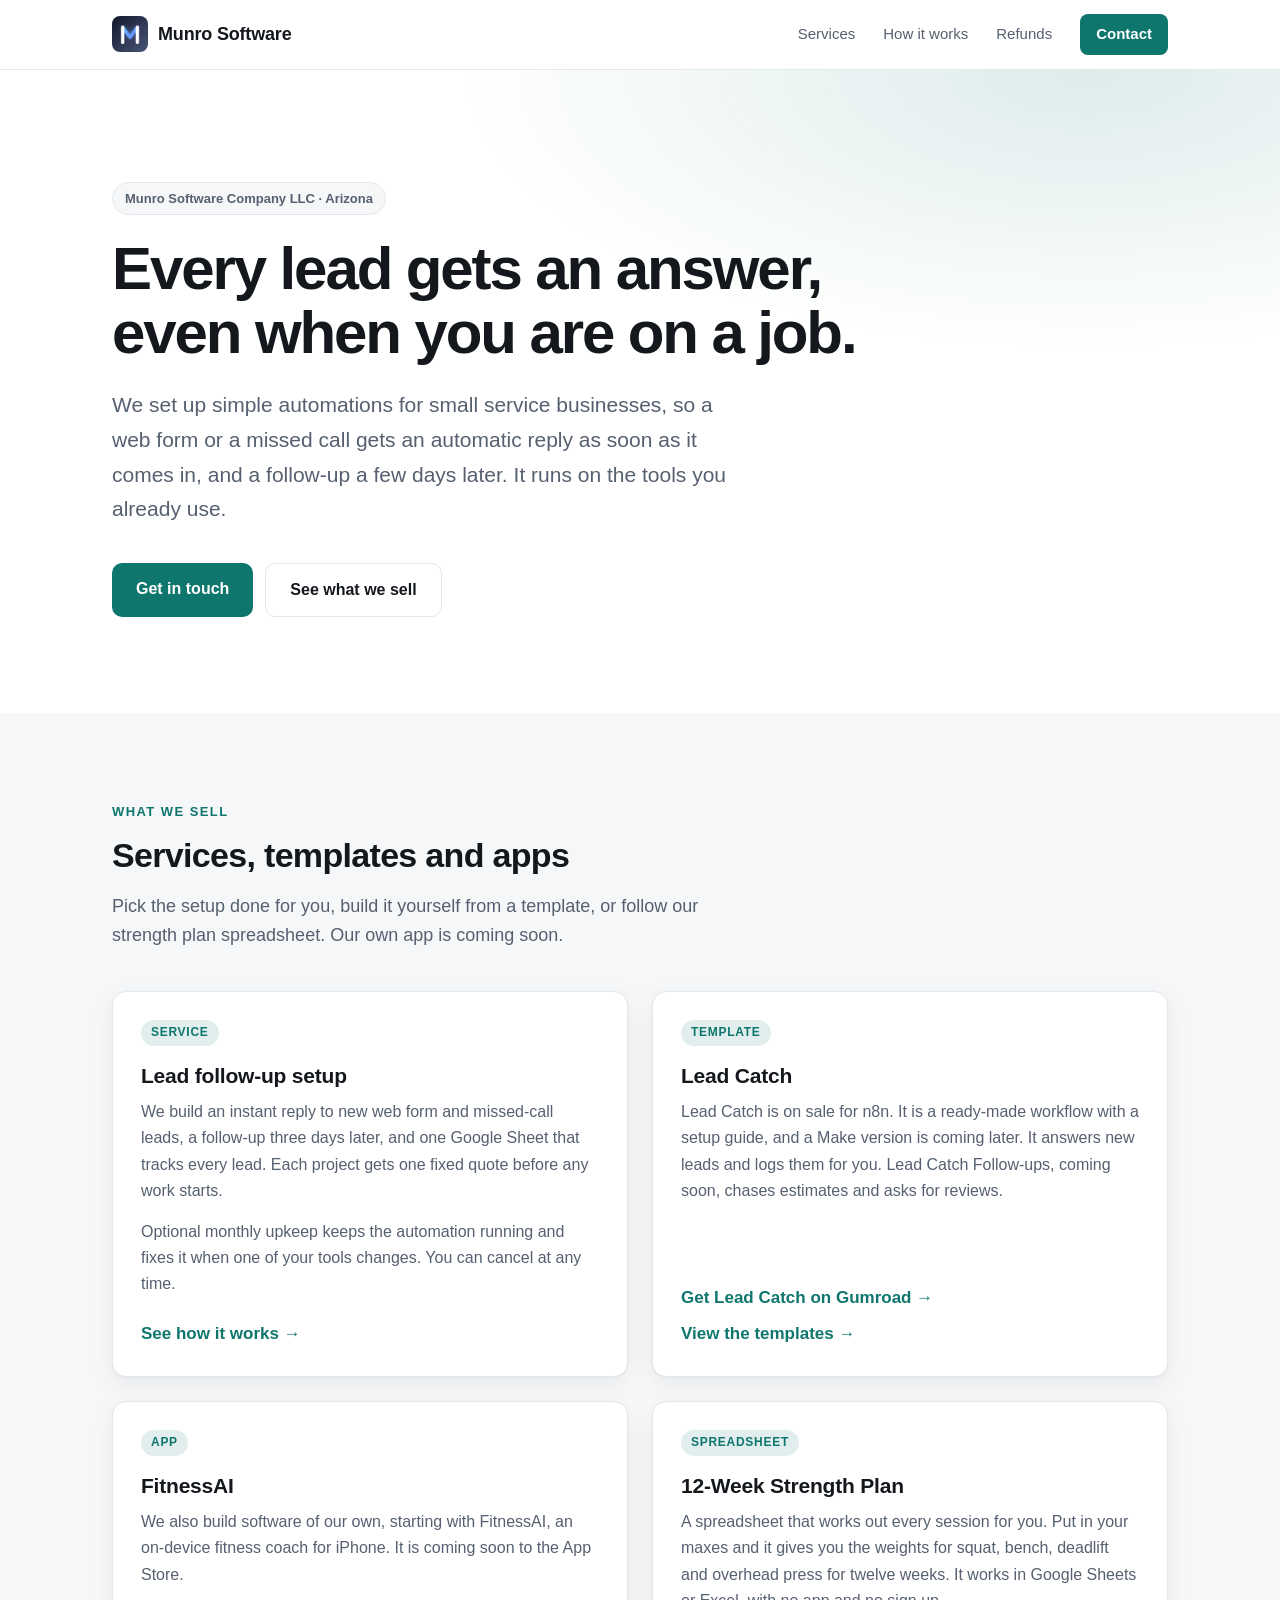
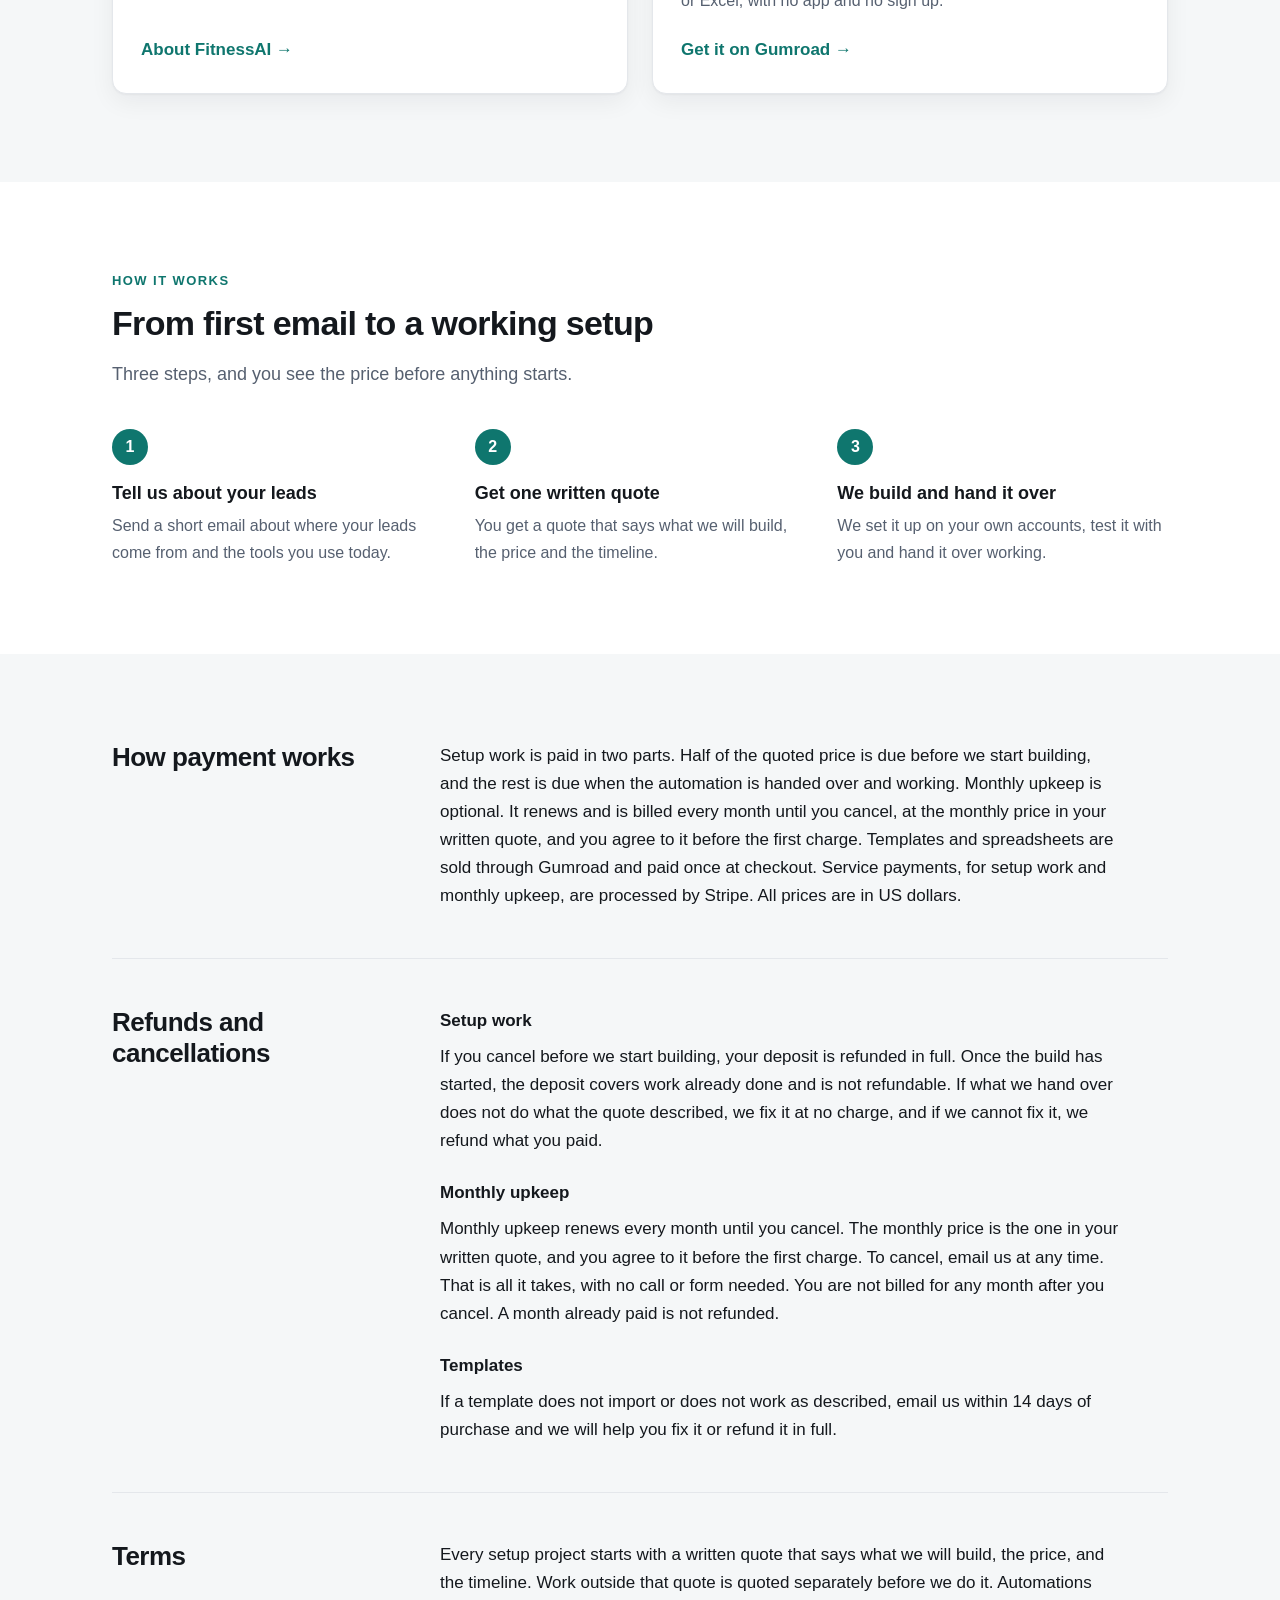
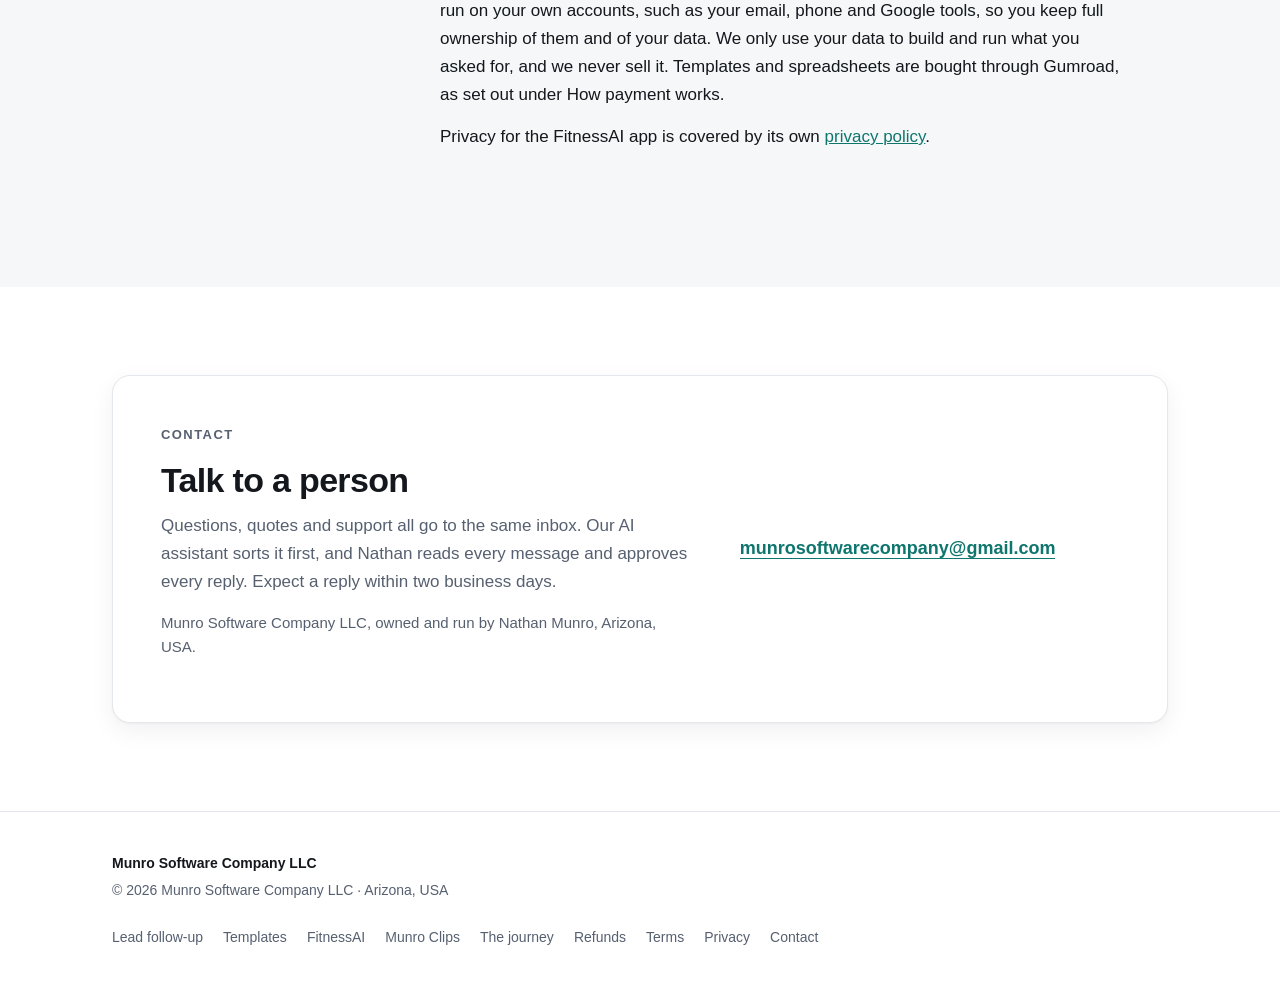
<file: index.html>
<!doctype html>
<html lang="en">
<head>
  <meta charset="utf-8" />
  <meta name="viewport" content="width=device-width, initial-scale=1" />
  <title>Munro Software Company | Automation for small service businesses</title>
  <meta name="description" content="Munro Software Company LLC builds lead follow-up automation for small service businesses. Lead Catch, a ready-made n8n workflow template, is on sale now, with a Make version later." />
  <meta name="theme-color" content="#0f766e" />
  <meta property="og:title" content="Munro Software Company" />
  <meta property="og:description" content="Lead follow-up automation for small service businesses, and ready-made workflow templates." />
  <meta property="og:type" content="website" />
  <meta property="og:url" content="https://munrosoftwarecompany.com" />
  <link rel="icon" href="data:image/svg+xml,%3Csvg xmlns='http://www.w3.org/2000/svg' viewBox='0 0 64 64'%3E%3Crect width='64' height='64' rx='14' fill='%230f766e'/%3E%3Cpath d='M35 9 L17 35 h11 l-3 21 19-28 H32 z' fill='white'/%3E%3C/svg%3E" />
  <link rel="stylesheet" href="styles.css" />
  <script>
    // The FitnessAI support and privacy pages used to live here, and App Store
    // Connect still links /#support and /#privacy. Send those to their new home.
    if (location.hash === "#support" || location.hash === "#privacy") {
      location.replace("/fitnessai/" + location.hash);
    }
  </script>
</head>
<body class="home">
  <header class="site-header">
    <div class="topbar">
      <a class="wordmark" href="#top">
        <img src="brand/v2/munro-logo-400.png" alt="" width="36" height="36" />
        <span class="name">Munro Software</span>
      </a>
      <nav class="nav">
        <a href="#services">Services</a>
        <a class="nav-hide" href="#how">How it works</a>
        <a class="nav-hide" href="#refunds">Refunds</a>
        <a class="nav-cta" href="#contact">Contact</a>
      </nav>
    </div>
  </header>

  <main id="top">
    <section class="home-hero">
      <div class="wrap">
        <p class="status">Munro Software Company LLC &middot; Arizona</p>
        <h1>Every lead gets an answer, even when you are on a job.</h1>
        <p class="lede">
          We set up simple automations for small service businesses, so a web
          form or a missed call gets an automatic reply as soon as it comes in,
          and a follow-up a few days later. It runs on the tools you already use.
        </p>
        <div class="actions">
          <a class="btn" href="#contact">Get in touch</a>
          <a class="btn btn-ghost" href="#services">See what we sell</a>
        </div>
      </div>
    </section>

    <section class="section section-soft" id="services">
      <div class="wrap">
        <p class="eyebrow">What we sell</p>
        <h2>Services, templates and apps</h2>
        <p class="intro">
          Pick the setup done for you, build it yourself from a template, or
          follow our strength plan spreadsheet. Our own app is coming soon.
        </p>
        <div class="cards">
          <article class="card">
            <p class="tag">Service</p>
            <h3>Lead follow-up setup</h3>
            <p>
              We build an instant reply to new web form and missed-call leads, a
              follow-up three days later, and one Google Sheet that tracks every
              lead. Each project gets one fixed quote before any work starts.
            </p>
            <p>
              Optional monthly upkeep keeps the automation running and fixes it
              when one of your tools changes. You can cancel at any time.
            </p>
            <a class="more" href="/lead-follow-up/">See how it works &rarr;</a>
          </article>
          <article class="card">
            <p class="tag">Template</p>
            <h3>Lead Catch</h3>
            <p>
              Lead Catch is on sale for n8n. It is a ready-made workflow
              with a setup guide, and a Make version is coming later.
              It answers new leads and logs them for you. Lead Catch Follow-ups, coming soon, chases
              estimates and asks for reviews.
            </p>
            <a class="more" href="https://munrosoft.gumroad.com/l/lead-catch">Get Lead Catch on Gumroad &rarr;</a>
            <a class="more" href="/templates/">View the templates &rarr;</a>
          </article>
          <article class="card">
            <p class="tag">App</p>
            <h3>FitnessAI</h3>
            <p>
              We also build software of our own, starting with FitnessAI, an
              on-device fitness coach for iPhone. It is coming soon to the App
              Store.
            </p>
            <a class="more" href="/fitnessai/">About FitnessAI &rarr;</a>
          </article>
          <article class="card">
            <p class="tag">Spreadsheet</p>
            <h3>12-Week Strength Plan</h3>
            <p>
              A spreadsheet that works out every session for you. Put in your
              maxes and it gives you the weights for squat, bench, deadlift and
              overhead press for twelve weeks. It works in Google Sheets or
              Excel, with no app and no sign up.
            </p>
            <a class="more" href="https://munrosoft.gumroad.com/l/xlzmou">Get it on Gumroad &rarr;</a>
          </article>
        </div>
      </div>
    </section>

    <section class="section" id="how">
      <div class="wrap">
        <p class="eyebrow">How it works</p>
        <h2>From first email to a working setup</h2>
        <p class="intro">Three steps, and you see the price before anything starts.</p>
        <ol class="steps">
          <li><strong>Tell us about your leads</strong>Send a short email about where your leads come from and the tools you use today.</li>
          <li><strong>Get one written quote</strong>You get a quote that says what we will build, the price and the timeline.</li>
          <li><strong>We build and hand it over</strong>We set it up on your own accounts, test it with you and hand it over working.</li>
        </ol>
      </div>
    </section>

    <section class="section section-soft">
      <div class="wrap">
        <div class="policy" id="payment">
          <h2>How payment works</h2>
          <div>
            <p>
              Setup work is paid in two parts. Half of the quoted price is due before
              we start building, and the rest is due when the automation is handed
              over and working. Monthly upkeep is optional. It renews and is billed
              every month until you cancel, at the monthly price in your written
              quote, and you agree to it before the first charge. Templates and
              spreadsheets are sold through Gumroad and paid once at checkout. Service
              payments, for setup work and monthly upkeep, are processed by Stripe.
              All prices are in US dollars.
            </p>
          </div>
        </div>

        <div class="policy" id="refunds">
          <h2>Refunds and cancellations</h2>
          <div>
            <h3>Setup work</h3>
            <p>
              If you cancel before we start building, your deposit is refunded in
              full. Once the build has started, the deposit covers work already done
              and is not refundable. If what we hand over does not do what the quote
              described, we fix it at no charge, and if we cannot fix it, we refund
              what you paid.
            </p>
            <h3>Monthly upkeep</h3>
            <p>
              Monthly upkeep renews every month until you cancel. The monthly price
              is the one in your written quote, and you agree to it before the first
              charge. To cancel, email us at any time. That is all it takes, with no
              call or form needed. You are not billed for any month after you
              cancel. A month already paid is not refunded.
            </p>
            <h3>Templates</h3>
            <p>
              If a template does not import or does not work as described, email us
              within 14 days of purchase and we will help you fix it or refund it in
              full.
            </p>
          </div>
        </div>

        <div class="policy" id="terms">
          <h2>Terms</h2>
          <div>
            <p>
              Every setup project starts with a written quote that says what we will
              build, the price, and the timeline. Work outside that quote is quoted
              separately before we do it. Automations run on your own accounts, such
              as your email, phone and Google tools, so you keep full ownership of
              them and of your data. We only use your data to build and run what you
              asked for, and we never sell it. Templates and spreadsheets are bought
              through Gumroad, as set out under How payment works.
            </p>
            <p>
              Privacy for the FitnessAI app is covered by its own
              <a href="/fitnessai/#privacy">privacy policy</a>.
            </p>
          </div>
        </div>
      </div>
    </section>

    <section class="section" id="contact">
      <div class="wrap">
        <div class="contact-card">
          <div>
            <p class="eyebrow">Contact</p>
            <h2>Talk to a person</h2>
            <p>
              Questions, quotes and support all go to the same inbox. Our AI
              assistant sorts it first, and Nathan reads every message and
              approves every reply. Expect a reply within two business days.
            </p>
            <p class="note">
              Munro Software Company LLC, owned and run by Nathan Munro, Arizona, USA.
            </p>
          </div>
          <div>
            <p class="contact-line">
              <a href="mailto:munrosoftwarecompany@gmail.com">munrosoftwarecompany@gmail.com</a>
            </p>
          </div>
        </div>
      </div>
    </section>
  </main>

  <footer class="site-footer">
    <div class="wrap">
      <div>
        <p class="legal">Munro Software Company LLC</p>
        <p>&copy; 2026 Munro Software Company LLC &middot; Arizona, USA</p>
      </div>
      <nav class="footer-links">
        <a href="/lead-follow-up/">Lead follow-up</a>
        <a href="/templates/">Templates</a>
        <a href="/fitnessai/">FitnessAI</a>
        <a href="/clips/">Munro Clips</a>
        <a href="/journey/">The journey</a>
        <a href="#refunds">Refunds</a>
        <a href="#terms">Terms</a>
        <a href="/privacy/">Privacy</a>
        <a href="#contact">Contact</a>
      </nav>
    </div>
  </footer>
</body>
</html>
</file>
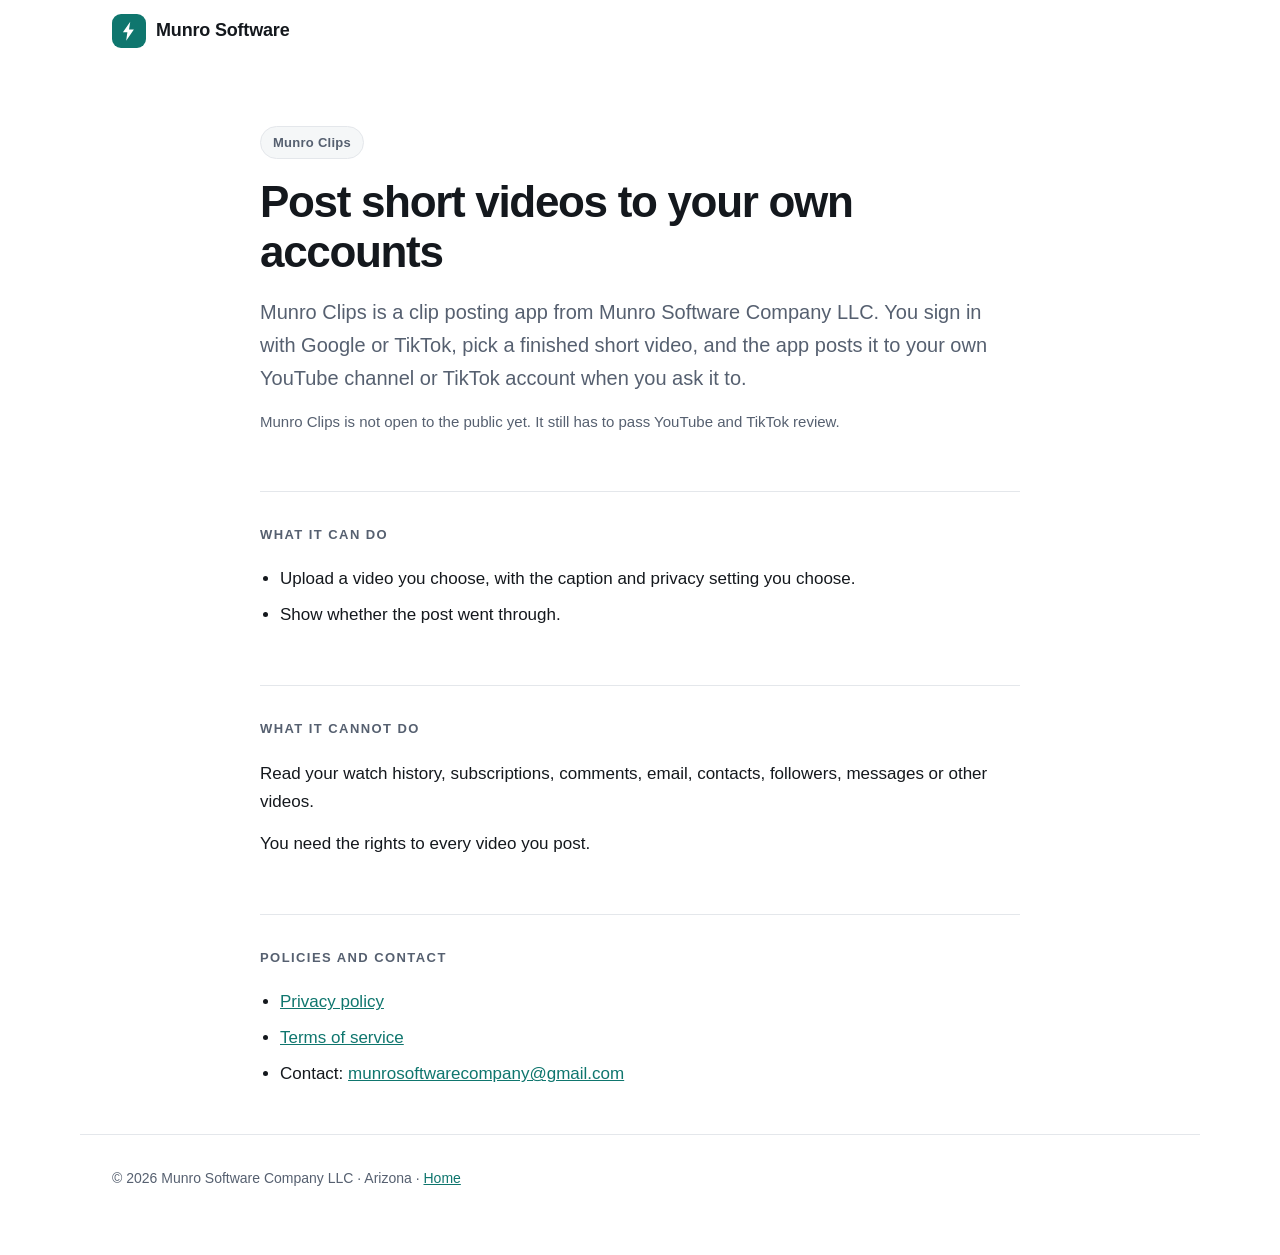
<file: clips/index.html>
<!doctype html>
<html lang="en">
<head>
  <meta charset="utf-8" />
  <meta name="viewport" content="width=device-width, initial-scale=1" />
  <title>Munro Clips | Munro Software Company</title>
  <meta name="description" content="Munro Clips is a clip posting app from Munro Software Company LLC. It posts a short video you choose to your own YouTube channel or TikTok account." />
  <meta name="theme-color" content="#0f766e" />
  <link rel="icon" href="data:image/svg+xml,%3Csvg xmlns='http://www.w3.org/2000/svg' viewBox='0 0 64 64'%3E%3Crect width='64' height='64' rx='14' fill='%230f766e'/%3E%3Cpath d='M35 9 L17 35 h11 l-3 21 19-28 H32 z' fill='white'/%3E%3C/svg%3E" />
  <link rel="stylesheet" href="../styles.css" />
</head>
<body>
  <header class="topbar">
    <a class="wordmark" href="/">
      <span class="mark" aria-hidden="true">
        <svg viewBox="0 0 64 64" width="26" height="26"><path d="M35 9 L17 35 h11 l-3 21 19-28 H32 z" fill="currentColor"/></svg>
      </span>
      <span class="name">Munro Software</span>
    </a>
  </header>

  <main id="top">
    <section class="hero">
      <p class="status">Munro Clips</p>
      <h1>Post short videos to your own accounts</h1>
      <p class="lede">
        Munro Clips is a clip posting app from Munro Software Company LLC. You
        sign in with Google or TikTok, pick a finished short video, and the app
        posts it to your own YouTube channel or TikTok account when you ask it
        to.
      </p>
      <p class="note">Munro Clips is not open to the public yet. It still has to pass YouTube and TikTok review.</p>
    </section>

    <section class="block" id="can">
      <h2>What it can do</h2>
      <ul>
        <li>Upload a video you choose, with the caption and privacy setting you choose.</li>
        <li>Show whether the post went through.</li>
      </ul>
    </section>

    <section class="block" id="cannot">
      <h2>What it cannot do</h2>
      <p>
        Read your watch history, subscriptions, comments, email, contacts,
        followers, messages or other videos.
      </p>
      <p>You need the rights to every video you post.</p>
    </section>

    <section class="block" id="policies">
      <h2>Policies and contact</h2>
      <ul>
        <li><a href="/clips/privacy/">Privacy policy</a></li>
        <li><a href="/clips/terms/">Terms of service</a></li>
        <li>Contact: <a href="mailto:munrosoftwarecompany@gmail.com?subject=Munro%20Clips">munrosoftwarecompany@gmail.com</a></li>
      </ul>
    </section>
  </main>

  <footer>
    <p>© 2026 Munro Software Company LLC · Arizona · <a href="/">Home</a></p>
  </footer>
</body>
</html>
</file>
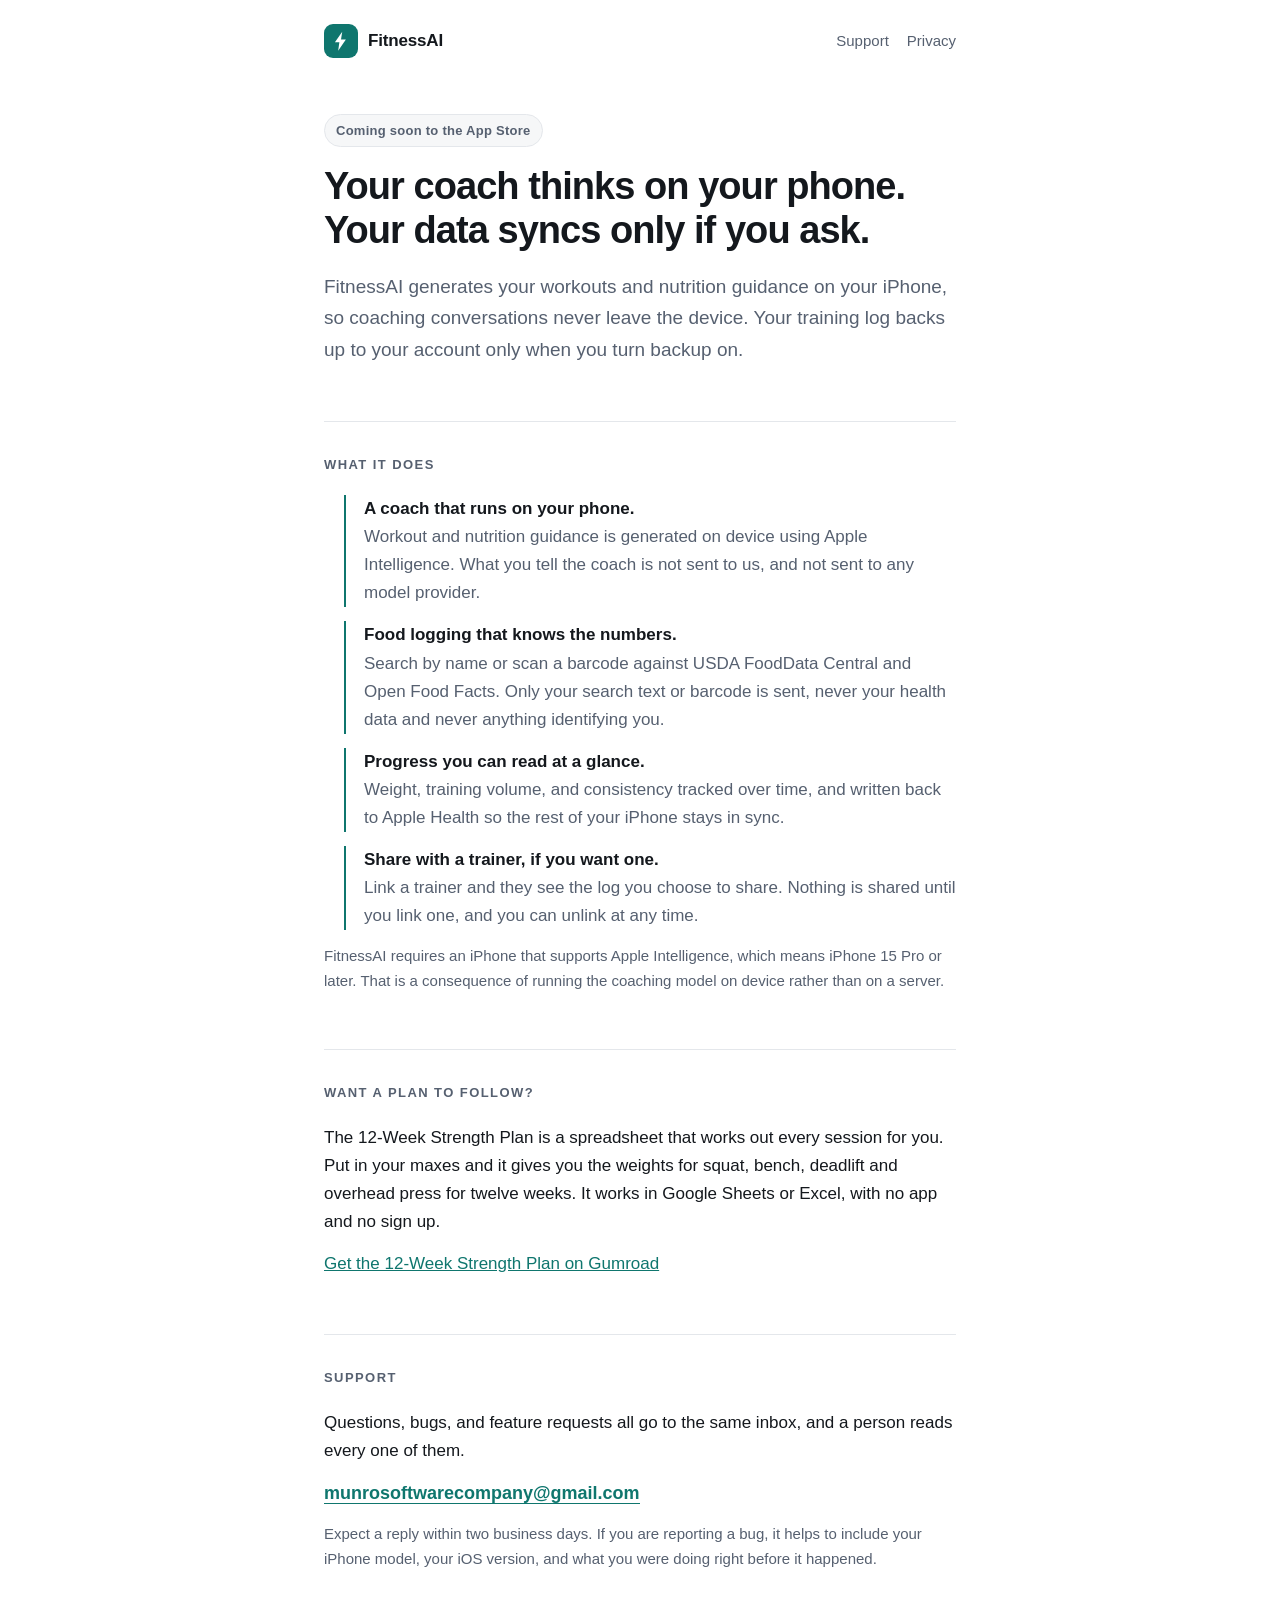
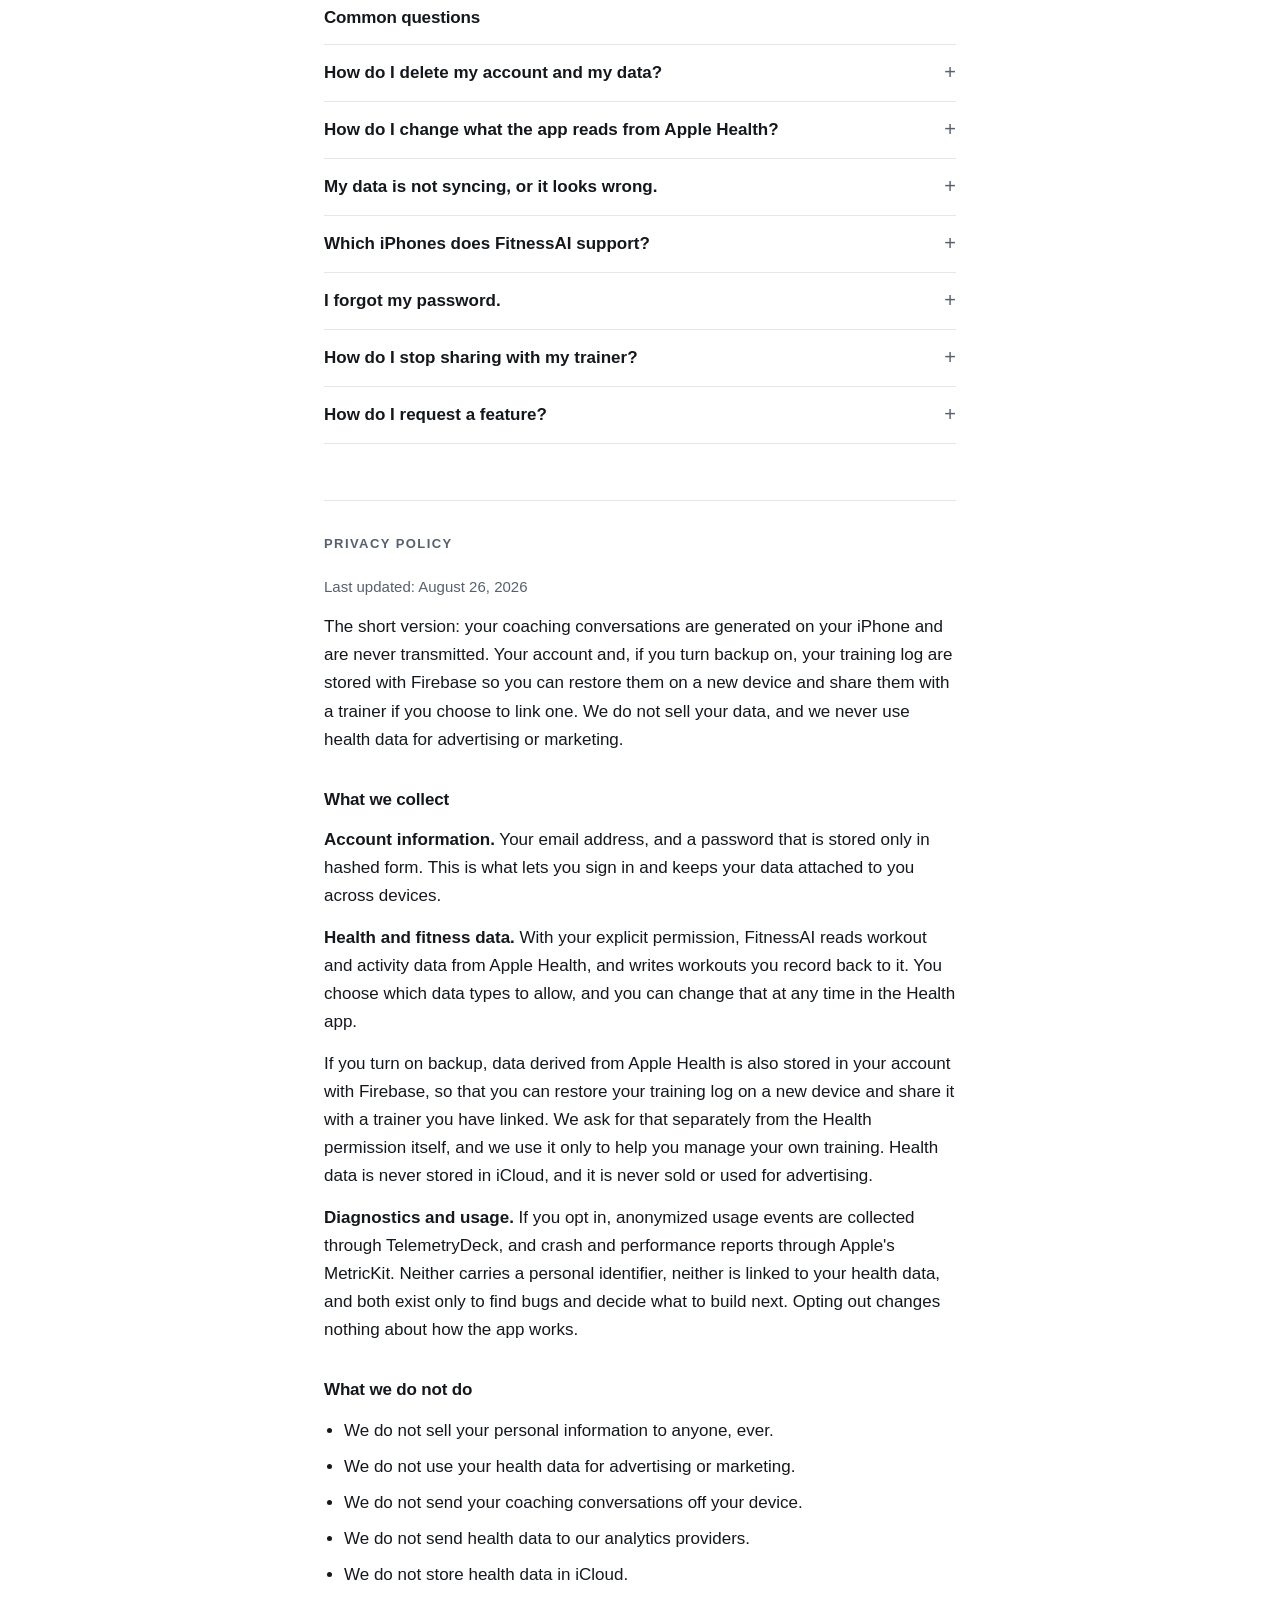
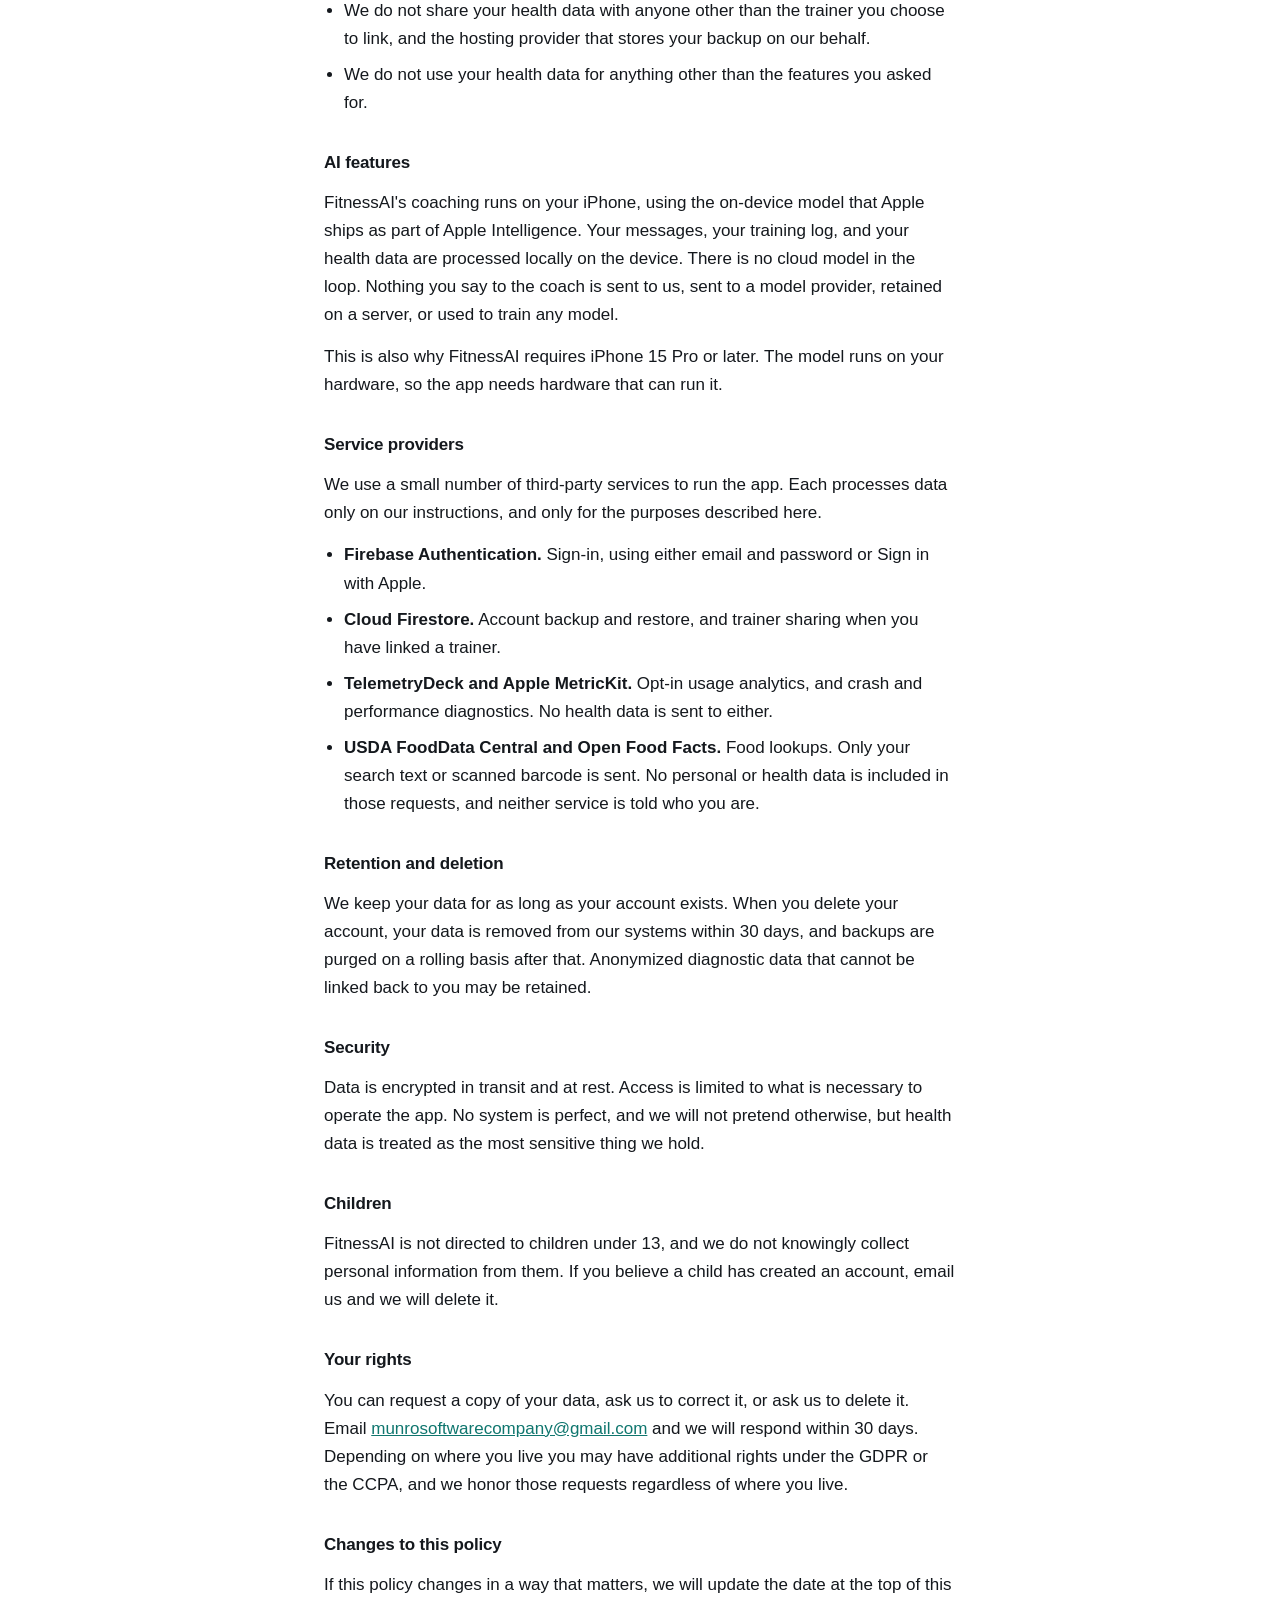
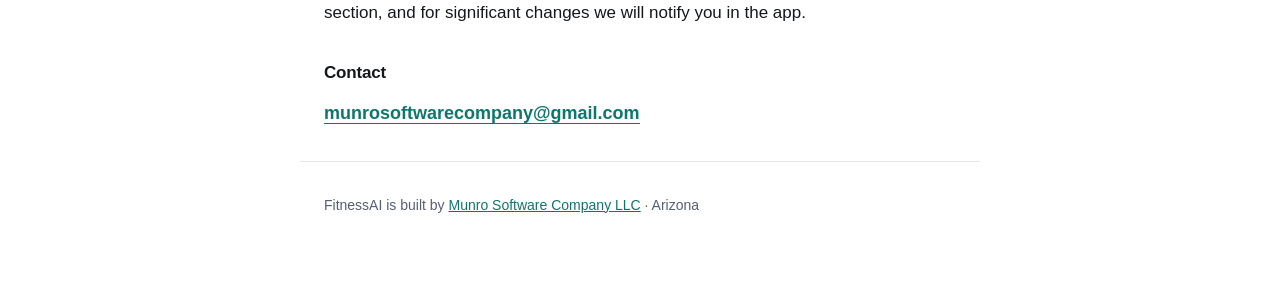
<file: fitnessai/index.html>
<!doctype html>
<html lang="en">
<head>
  <meta charset="utf-8" />
  <meta name="viewport" content="width=device-width, initial-scale=1" />
  <title>FitnessAI | Support and Privacy</title>
  <meta name="description" content="FitnessAI is an on-device AI fitness coach for iPhone. Support, contact, and privacy policy." />
  <meta name="theme-color" content="#0f766e" />
  <meta property="og:title" content="FitnessAI" />
  <meta property="og:description" content="An on-device AI fitness coach for iPhone. Support and privacy policy." />
  <meta property="og:type" content="website" />
  <meta property="og:url" content="https://munrosoftwarecompany.com/fitnessai/" />
  <link rel="icon" href="data:image/svg+xml,%3Csvg xmlns='http://www.w3.org/2000/svg' viewBox='0 0 64 64'%3E%3Crect width='64' height='64' rx='14' fill='%230f766e'/%3E%3Cpath d='M35 9 L17 35 h11 l-3 21 19-28 H32 z' fill='white'/%3E%3C/svg%3E" />
  <link rel="stylesheet" href="app.css" />
</head>
<body>
  <header class="topbar">
    <a class="wordmark" href="#top">
      <span class="mark" aria-hidden="true">
        <svg viewBox="0 0 64 64" width="26" height="26"><path d="M35 9 L17 35 h11 l-3 21 19-28 H32 z" fill="currentColor"/></svg>
      </span>
      <span class="name">FitnessAI</span>
    </a>
    <nav class="nav">
      <a href="#support">Support</a>
      <a href="#privacy">Privacy</a>
    </nav>
  </header>

  <main id="top">
    <section class="hero">
      <p class="status">Coming soon to the App Store</p>
      <h1>Your coach thinks on your phone. Your data syncs only if you ask.</h1>
      <p class="lede">
        FitnessAI generates your workouts and nutrition guidance on your iPhone,
        so coaching conversations never leave the device. Your training log
        backs up to your account only when you turn backup on.
      </p>
    </section>

    <section class="block">
      <h2>What it does</h2>
      <ul class="features">
        <li>
          <strong>A coach that runs on your phone.</strong>
          Workout and nutrition guidance is generated on device using Apple
          Intelligence. What you tell the coach is not sent to us, and not sent
          to any model provider.
        </li>
        <li>
          <strong>Food logging that knows the numbers.</strong>
          Search by name or scan a barcode against USDA FoodData Central and
          Open Food Facts. Only your search text or barcode is sent, never your
          health data and never anything identifying you.
        </li>
        <li>
          <strong>Progress you can read at a glance.</strong>
          Weight, training volume, and consistency tracked over time, and
          written back to Apple Health so the rest of your iPhone stays in sync.
        </li>
        <li>
          <strong>Share with a trainer, if you want one.</strong>
          Link a trainer and they see the log you choose to share. Nothing is
          shared until you link one, and you can unlink at any time.
        </li>
      </ul>
      <p class="note">
        FitnessAI requires an iPhone that supports Apple Intelligence, which
        means iPhone 15 Pro or later. That is a consequence of running the
        coaching model on device rather than on a server.
      </p>
    </section>

    <section class="block" id="strength-plan">
      <h2>Want a plan to follow?</h2>
      <p>
        The 12-Week Strength Plan is a spreadsheet that works out every
        session for you. Put in your maxes and it gives you the weights for
        squat, bench, deadlift and overhead press for twelve weeks. It works
        in Google Sheets or Excel, with no app and no sign up.
      </p>
      <p>
        <a href="https://munrosoft.gumroad.com/l/xlzmou">Get the 12-Week Strength Plan on Gumroad</a>
      </p>
    </section>

    <section class="block" id="support">
      <h2>Support</h2>
      <p>
        Questions, bugs, and feature requests all go to the same inbox, and a
        person reads every one of them.
      </p>
      <p class="contact-line">
        <a href="mailto:munrosoftwarecompany@gmail.com">munrosoftwarecompany@gmail.com</a>
      </p>
      <p class="note">
        Expect a reply within two business days. If you are reporting a bug, it
        helps to include your iPhone model, your iOS version, and what you were
        doing right before it happened.
      </p>

      <h3>Common questions</h3>

      <details>
        <summary>How do I delete my account and my data?</summary>
        <p>
          Open <strong>Settings</strong> in the app, tap <strong>Account</strong>,
          then tap <strong>Delete Account</strong>. This removes your account and
          the data associated with it from our servers within 30 days. It cannot
          be undone.
        </p>
        <p>
          If you cannot get into the app, email
          <a href="mailto:munrosoftwarecompany@gmail.com">munrosoftwarecompany@gmail.com</a>
          from the address on the account and we will delete it for you.
        </p>
      </details>

      <details>
        <summary>How do I change what the app reads from Apple Health?</summary>
        <p>
          Open the <strong>Health</strong> app on your iPhone, tap your profile
          picture, tap <strong>Apps and Services</strong>, then tap
          <strong>FitnessAI</strong>. You can turn any individual data type on or
          off there, at any time.
        </p>
        <p>
          Turning a data type off stops new data from being shared. It does not
          delete data the app has already read. To remove that, delete your
          account or email us.
        </p>
      </details>

      <details>
        <summary>My data is not syncing, or it looks wrong.</summary>
        <p>
          First check that Health permissions are still granted, using the steps
          above. Apple Health permissions can reset after an iOS update or after
          reinstalling an app.
        </p>
        <p>
          If permissions look right and it is still wrong, email us with a
          screenshot and the date range that looks off.
        </p>
      </details>

      <details>
        <summary>Which iPhones does FitnessAI support?</summary>
        <p>
          iPhone 15 Pro and later, because the coaching model runs on device and
          requires Apple Intelligence. On older iPhones the app cannot generate
          coaching at all, which is why we do not offer it there rather than
          shipping a degraded version.
        </p>
      </details>

      <details>
        <summary>I forgot my password.</summary>
        <p>
          Tap <strong>Forgot password</strong> on the sign-in screen and we will
          send a reset link to your email. If it does not arrive within a few
          minutes, check your spam folder before emailing us. If you signed up
          with <strong>Sign in with Apple</strong>, there is no password to
          reset, so use that button instead.
        </p>
      </details>

      <details>
        <summary>How do I stop sharing with my trainer?</summary>
        <p>
          Open <strong>Settings</strong> in the app, tap <strong>Trainer</strong>,
          then tap <strong>Unlink</strong>. Your trainer loses access
          immediately, and no new data is shared with them after that.
        </p>
      </details>

      <details>
        <summary>How do I request a feature?</summary>
        <p>
          Email it. Small operation, short list, and requests from people who are
          actually using the app carry the most weight.
        </p>
      </details>
    </section>

    <section class="block" id="privacy">
      <h2>Privacy policy</h2>
      <p class="note">Last updated: August 26, 2026</p>

      <p>
        The short version: your coaching conversations are generated on your
        iPhone and are never transmitted. Your account and, if you turn backup
        on, your training log are stored with Firebase so you can restore them
        on a new device and share them with a trainer if you choose to link one.
        We do not sell your data, and we never use health data for advertising
        or marketing.
      </p>

      <h3>What we collect</h3>
      <p>
        <strong>Account information.</strong> Your email address, and a password
        that is stored only in hashed form. This is what lets you sign in and
        keeps your data attached to you across devices.
      </p>
      <p>
        <strong>Health and fitness data.</strong> With your explicit permission,
        FitnessAI reads workout and activity data from Apple Health, and writes
        workouts you record back to it. You choose which data types to allow,
        and you can change that at any time in the Health app.
      </p>
      <p>
        If you turn on backup, data derived from Apple Health is also stored in
        your account with Firebase, so that you can restore your training log on
        a new device and share it with a trainer you have linked. We ask for
        that separately from the Health permission itself, and we use it only to
        help you manage your own training. Health data is never stored in
        iCloud, and it is never sold or used for advertising.
      </p>
      <p>
        <strong>Diagnostics and usage.</strong> If you opt in, anonymized usage
        events are collected through TelemetryDeck, and crash and performance
        reports through Apple's MetricKit. Neither carries a personal
        identifier, neither is linked to your health data, and both exist only
        to find bugs and decide what to build next. Opting out changes nothing
        about how the app works.
      </p>

      <h3>What we do not do</h3>
      <ul>
        <li>We do not sell your personal information to anyone, ever.</li>
        <li>We do not use your health data for advertising or marketing.</li>
        <li>We do not send your coaching conversations off your device.</li>
        <li>We do not send health data to our analytics providers.</li>
        <li>We do not store health data in iCloud.</li>
        <li>
          We do not share your health data with anyone other than the trainer
          you choose to link, and the hosting provider that stores your backup
          on our behalf.
        </li>
        <li>We do not use your health data for anything other than the features you asked for.</li>
      </ul>

      <h3>AI features</h3>
      <p>
        FitnessAI's coaching runs on your iPhone, using the on-device model
        that Apple ships as part of Apple Intelligence. Your messages, your
        training log, and your health data are processed locally on the device.
        There is no cloud model in the loop. Nothing you say to the coach is
        sent to us, sent to a model provider, retained on a server, or used to
        train any model.
      </p>
      <p>
        This is also why FitnessAI requires iPhone 15 Pro or later. The model
        runs on your hardware, so the app needs hardware that can run it.
      </p>

      <h3>Service providers</h3>
      <p>
        We use a small number of third-party services to run the app. Each
        processes data only on our instructions, and only for the purposes
        described here.
      </p>
      <ul>
        <li>
          <strong>Firebase Authentication.</strong> Sign-in, using either email
          and password or Sign in with Apple.
        </li>
        <li>
          <strong>Cloud Firestore.</strong> Account backup and restore, and
          trainer sharing when you have linked a trainer.
        </li>
        <li>
          <strong>TelemetryDeck and Apple MetricKit.</strong> Opt-in usage
          analytics, and crash and performance diagnostics. No health data is
          sent to either.
        </li>
        <li>
          <strong>USDA FoodData Central and Open Food Facts.</strong> Food
          lookups. Only your search text or scanned barcode is sent. No personal
          or health data is included in those requests, and neither service is
          told who you are.
        </li>
      </ul>

      <h3>Retention and deletion</h3>
      <p>
        We keep your data for as long as your account exists. When you delete
        your account, your data is removed from our systems within 30 days, and
        backups are purged on a rolling basis after that. Anonymized diagnostic
        data that cannot be linked back to you may be retained.
      </p>

      <h3>Security</h3>
      <p>
        Data is encrypted in transit and at rest. Access is limited to what is
        necessary to operate the app. No system is perfect, and we will not
        pretend otherwise, but health data is treated as the most sensitive
        thing we hold.
      </p>

      <h3>Children</h3>
      <p>
        FitnessAI is not directed to children under 13, and we do not knowingly
        collect personal information from them. If you believe a child has
        created an account, email us and we will delete it.
      </p>

      <h3>Your rights</h3>
      <p>
        You can request a copy of your data, ask us to correct it, or ask us to
        delete it. Email
        <a href="mailto:munrosoftwarecompany@gmail.com">munrosoftwarecompany@gmail.com</a>
        and we will respond within 30 days. Depending on where you live you may
        have additional rights under the GDPR or the CCPA, and we honor those
        requests regardless of where you live.
      </p>

      <h3>Changes to this policy</h3>
      <p>
        If this policy changes in a way that matters, we will update the date at
        the top of this section, and for significant changes we will notify you
        in the app.
      </p>

      <h3>Contact</h3>
      <p class="contact-line">
        <a href="mailto:munrosoftwarecompany@gmail.com">munrosoftwarecompany@gmail.com</a>
      </p>
    </section>
  </main>

  <footer>
    <p>FitnessAI is built by <a href="/">Munro Software Company LLC</a> &middot; Arizona</p>
  </footer>
</body>
</html>
</file>
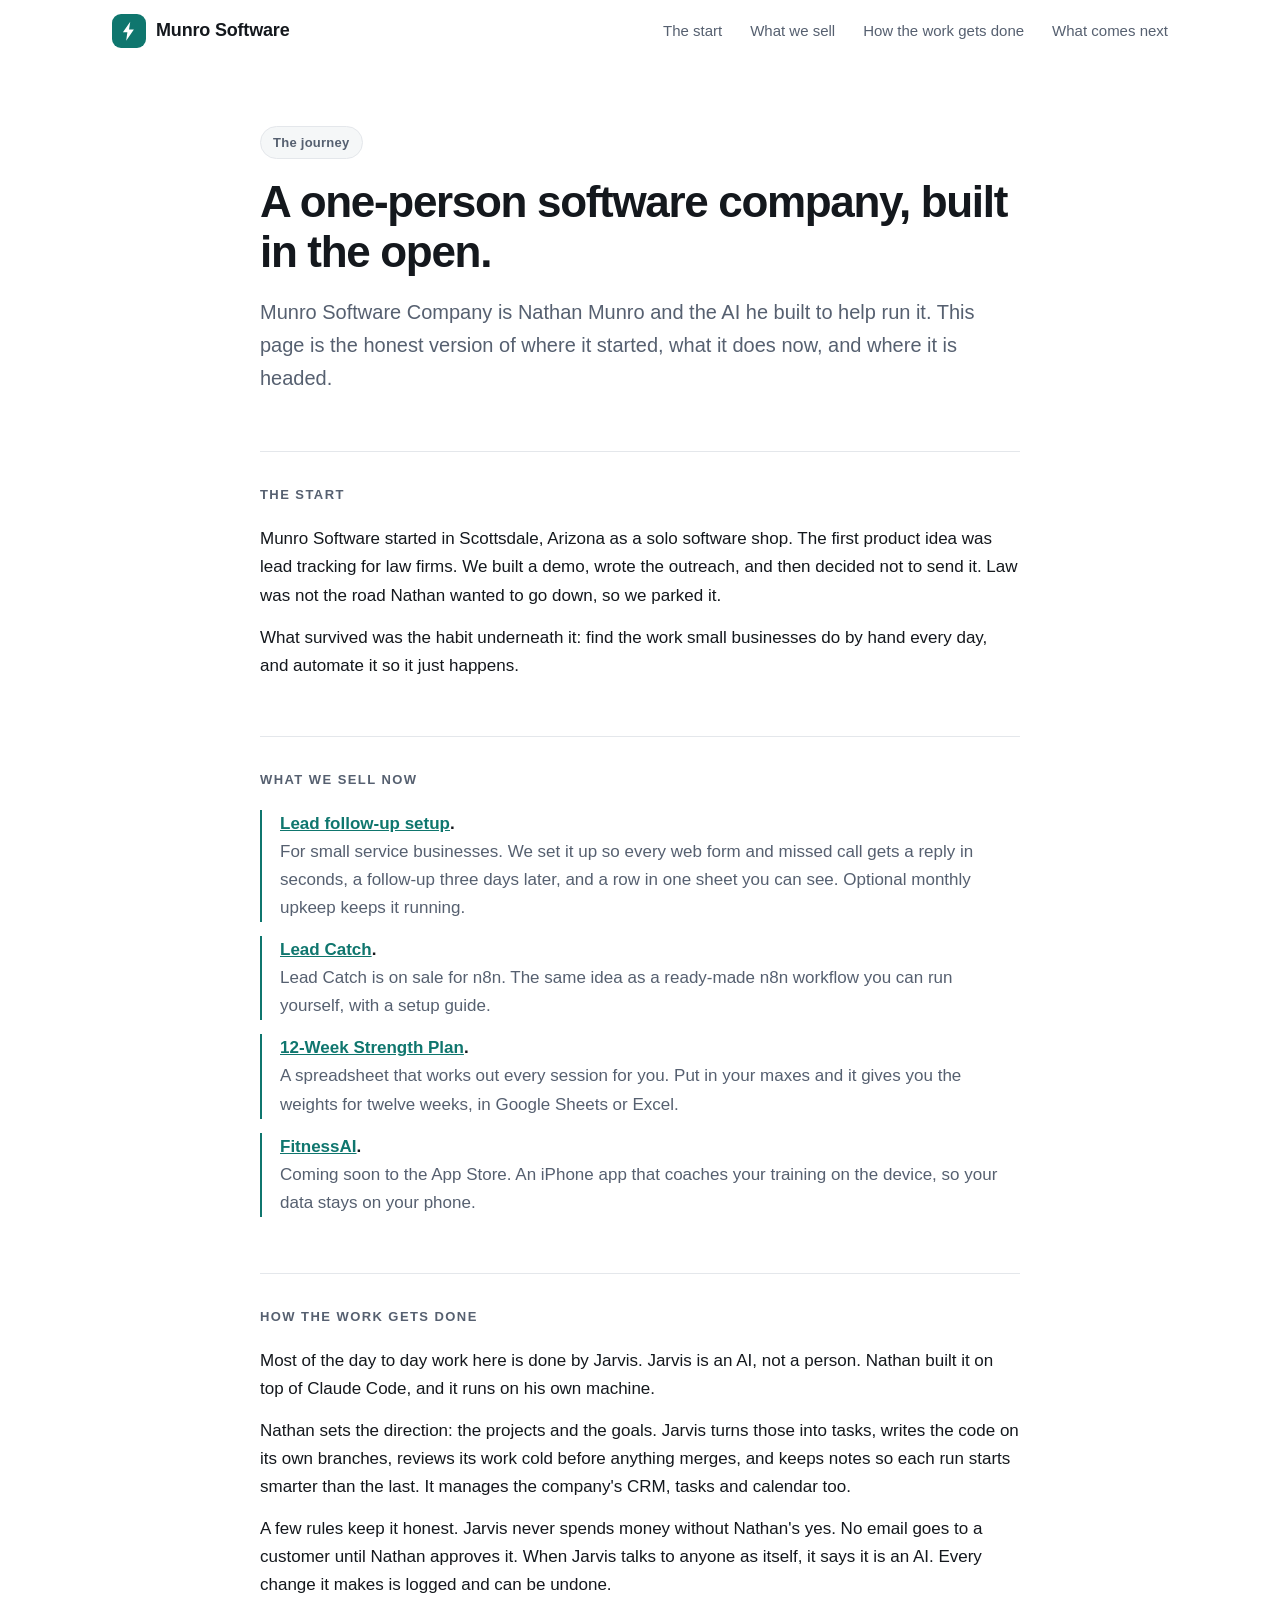
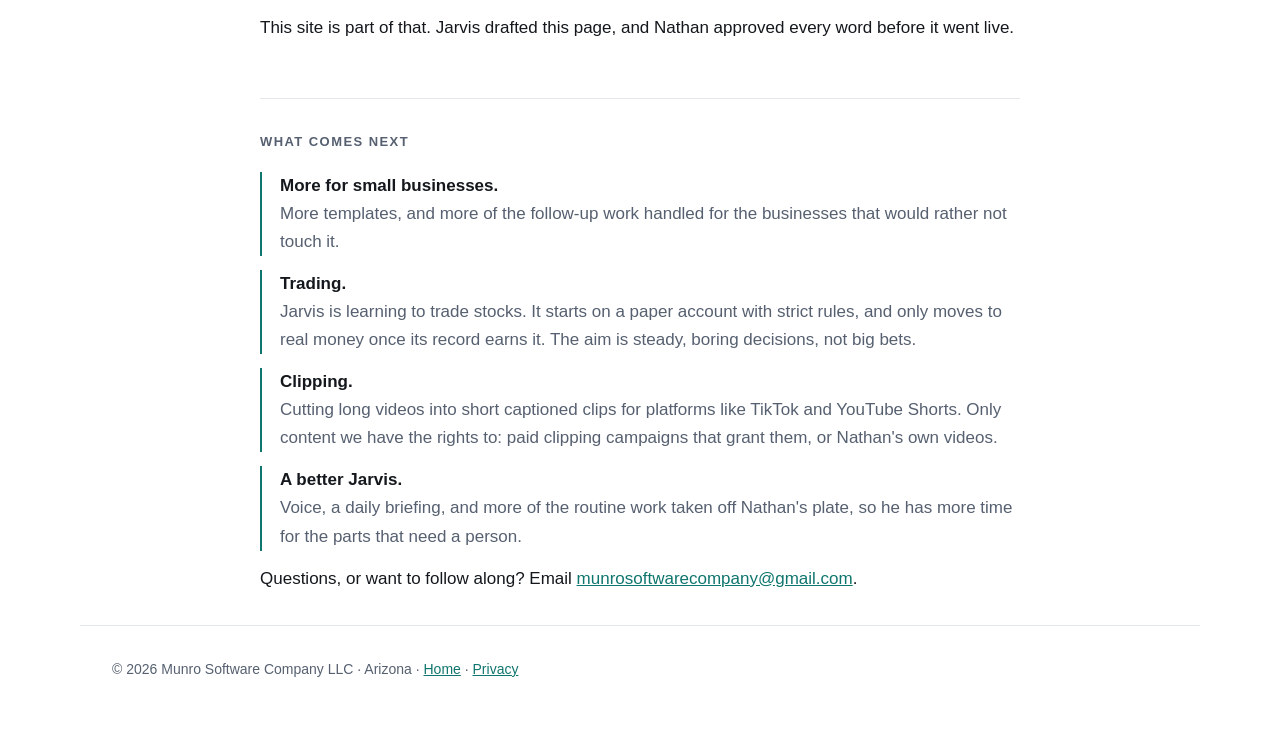
<file: journey/index.html>
<!doctype html>
<html lang="en">
<head>
  <meta charset="utf-8" />
  <meta name="viewport" content="width=device-width, initial-scale=1" />
  <title>The journey | Munro Software Company</title>
  <meta name="description" content="How Munro Software Company started, what it sells now, how an AI operator called Jarvis runs the work, and where it is going next." />
  <meta name="theme-color" content="#0f766e" />
  <link rel="icon" href="data:image/svg+xml,%3Csvg xmlns='http://www.w3.org/2000/svg' viewBox='0 0 64 64'%3E%3Crect width='64' height='64' rx='14' fill='%230f766e'/%3E%3Cpath d='M35 9 L17 35 h11 l-3 21 19-28 H32 z' fill='white'/%3E%3C/svg%3E" />
  <link rel="stylesheet" href="../styles.css" />
</head>
<body>
  <header class="topbar">
    <a class="wordmark" href="/">
      <span class="mark" aria-hidden="true">
        <svg viewBox="0 0 64 64" width="26" height="26"><path d="M35 9 L17 35 h11 l-3 21 19-28 H32 z" fill="currentColor"/></svg>
      </span>
      <span class="name">Munro Software</span>
    </a>
    <nav class="nav">
      <a href="#start">The start</a>
      <a href="#now">What we sell</a>
      <a href="#how">How the work gets done</a>
      <a href="#next">What comes next</a>
    </nav>
  </header>

  <main id="top">
    <section class="hero">
      <p class="status">The journey</p>
      <h1>A one-person software company, built in the open.</h1>
      <p class="lede">
        Munro Software Company is Nathan Munro and the AI he built to help run
        it. This page is the honest version of where it started, what it does
        now, and where it is headed.
      </p>
    </section>

    <section class="block" id="start">
      <h2>The start</h2>
      <p>
        Munro Software started in Scottsdale, Arizona as a solo software shop.
        The first product idea was lead tracking for law firms. We built a demo,
        wrote the outreach, and then decided not to send it. Law was not the
        road Nathan wanted to go down, so we parked it.
      </p>
      <p>
        What survived was the habit underneath it: find the work small
        businesses do by hand every day, and automate it so it just happens.
      </p>
    </section>

    <section class="block" id="now">
      <h2>What we sell now</h2>
      <ul class="features">
        <li>
          <strong><a href="/lead-follow-up/">Lead follow-up setup</a>.</strong>
          For small service businesses. We set it up so every web form and
          missed call gets a reply in seconds, a follow-up three days later, and
          a row in one sheet you can see. Optional monthly upkeep keeps it
          running.
        </li>
        <li>
          <strong><a href="/templates/">Lead Catch</a>.</strong>
          Lead Catch is on sale for n8n.
          The same idea as a ready-made n8n workflow you can run yourself, with
          a setup guide.
        </li>
        <li>
          <strong><a href="https://munrosoft.gumroad.com/l/xlzmou">12-Week Strength Plan</a>.</strong>
          A spreadsheet that works out every session for you. Put in your maxes
          and it gives you the weights for twelve weeks, in Google Sheets or
          Excel.
        </li>
        <li>
          <strong><a href="/fitnessai/">FitnessAI</a>.</strong>
          Coming soon to the App Store. An iPhone app that coaches your training
          on the device, so your data stays on your phone.
        </li>
      </ul>
    </section>

    <section class="block" id="how">
      <h2>How the work gets done</h2>
      <p>
        Most of the day to day work here is done by Jarvis. Jarvis is an AI,
        not a person. Nathan built it on top of Claude Code, and it runs on his
        own machine.
      </p>
      <p>
        Nathan sets the direction: the projects and the goals. Jarvis turns
        those into tasks, writes the code on its own branches, reviews its work
        cold before anything merges, and keeps notes so each run starts smarter
        than the last. It manages the company's CRM, tasks and calendar too.
      </p>
      <p>
        A few rules keep it honest. Jarvis never spends money without Nathan's
        yes. No email goes to a customer until Nathan approves it. When Jarvis
        talks to anyone as itself, it says it is an AI. Every change it makes is
        logged and can be undone.
      </p>
      <p>
        This site is part of that. Jarvis drafted this page, and Nathan
        approved every word before it went live.
      </p>
    </section>

    <section class="block" id="next">
      <h2>What comes next</h2>
      <ul class="features">
        <li>
          <strong>More for small businesses.</strong>
          More templates, and more of the follow-up work handled for the
          businesses that would rather not touch it.
        </li>
        <li>
          <strong>Trading.</strong>
          Jarvis is learning to trade stocks. It starts on a paper account with
          strict rules, and only moves to real money once its record earns it.
          The aim is steady, boring decisions, not big bets.
        </li>
        <li>
          <strong>Clipping.</strong>
          Cutting long videos into short captioned clips for platforms like
          TikTok and YouTube Shorts. Only content we have the rights to: paid
          clipping campaigns that grant them, or Nathan's own videos.
        </li>
        <li>
          <strong>A better Jarvis.</strong>
          Voice, a daily briefing, and more of the routine work taken off
          Nathan's plate, so he has more time for the parts that need a person.
        </li>
      </ul>
      <p>
        Questions, or want to follow along? Email
        <a href="mailto:munrosoftwarecompany@gmail.com?subject=The%20journey">munrosoftwarecompany@gmail.com</a>.
      </p>
    </section>
  </main>

  <footer>
    <p>© 2026 Munro Software Company LLC · Arizona · <a href="/">Home</a> · <a href="/privacy/">Privacy</a></p>
  </footer>
</body>
</html>
</file>
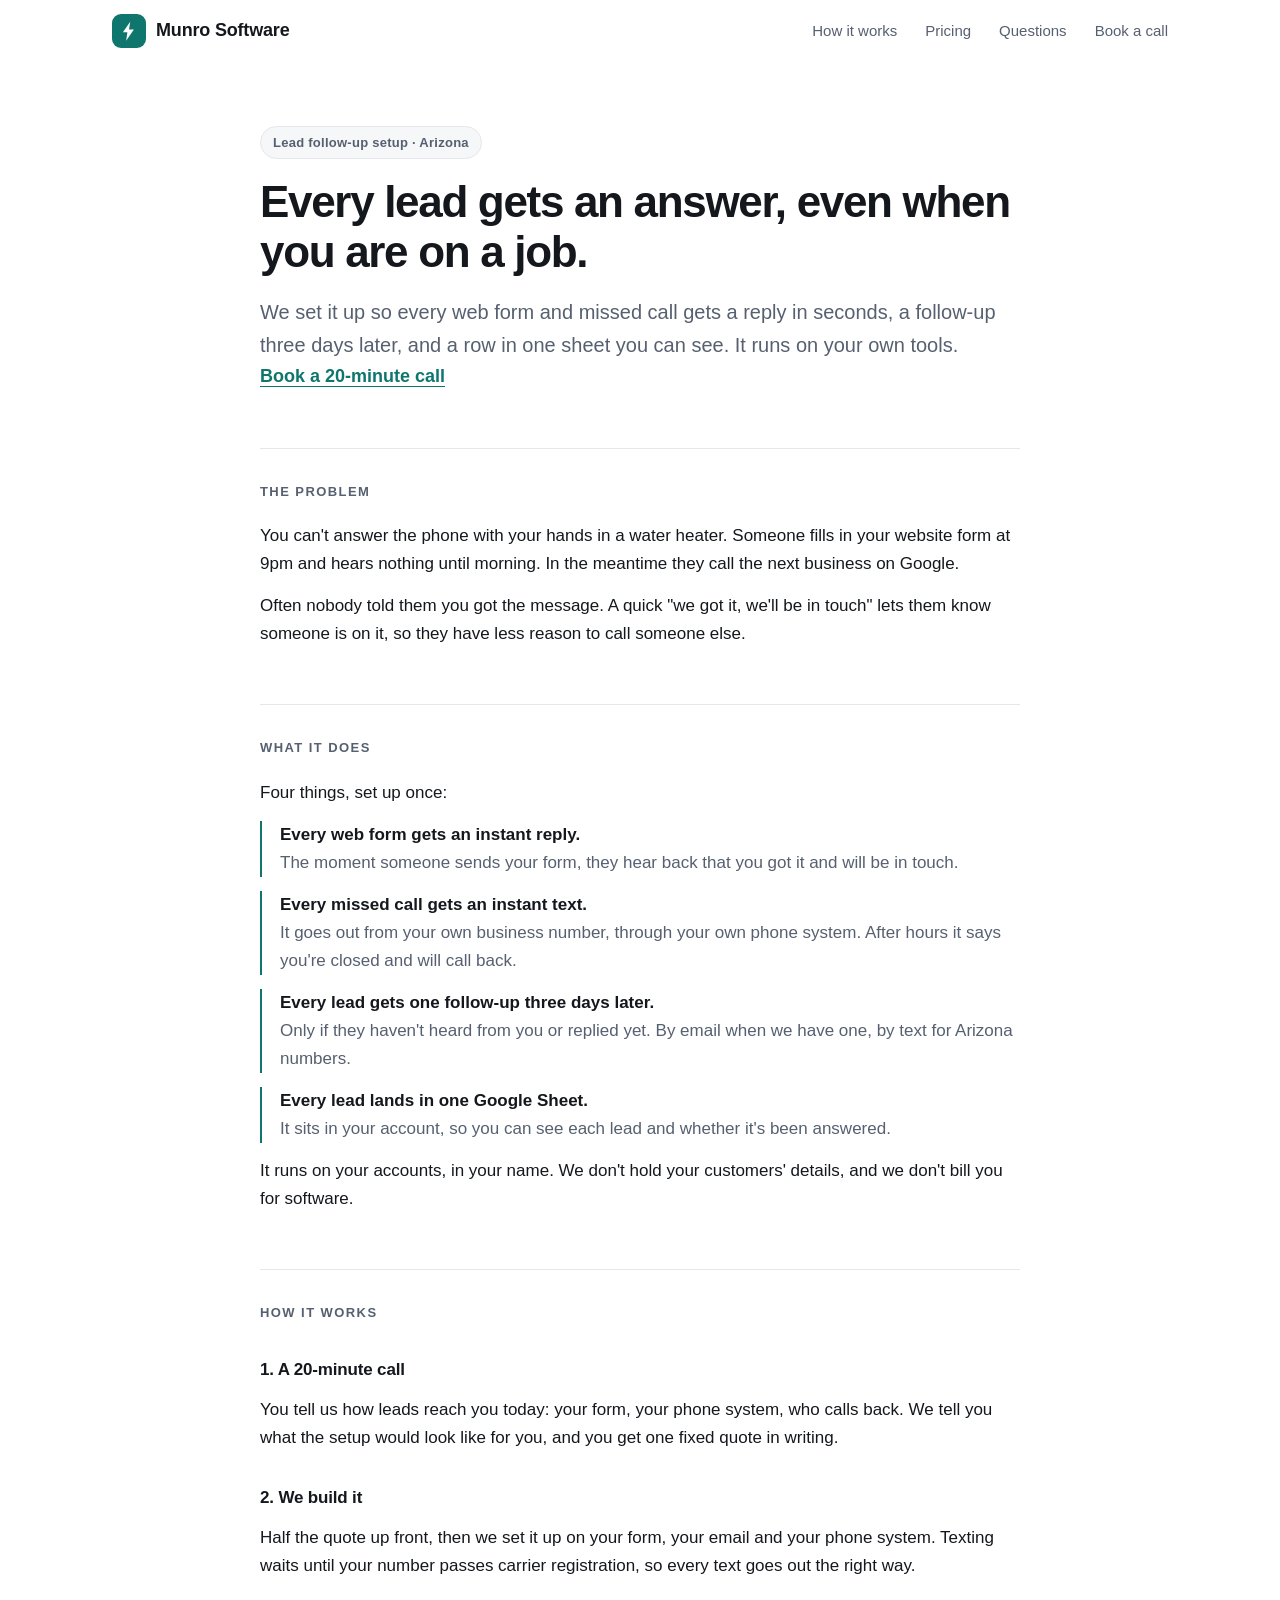
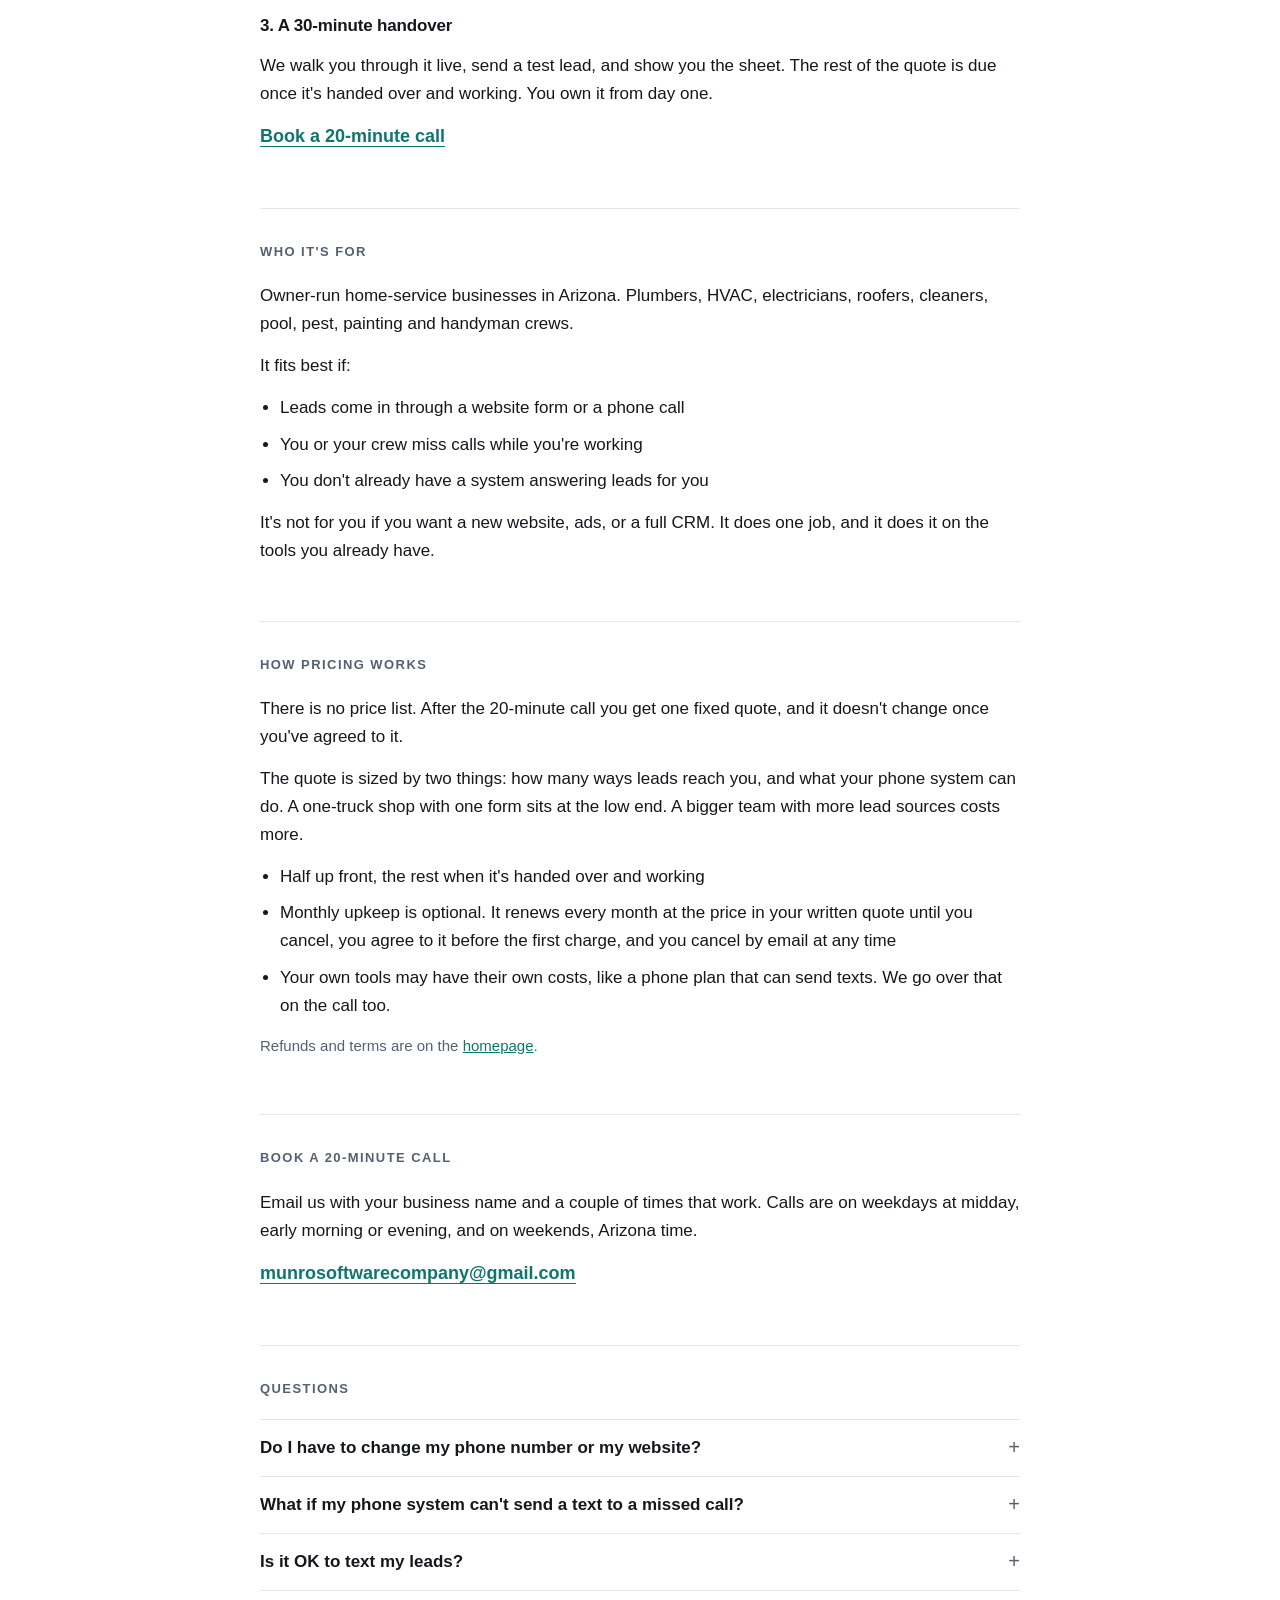
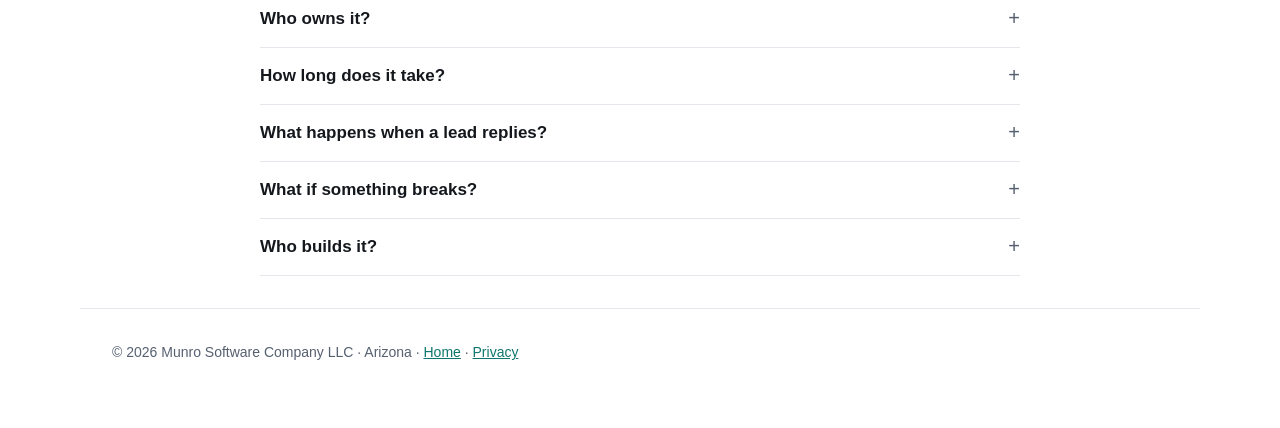
<file: lead-follow-up/index.html>
<!doctype html>
<html lang="en">
<head>
  <meta charset="utf-8" />
  <meta name="viewport" content="width=device-width, initial-scale=1" />
  <title>Lead follow-up setup | Munro Software Company</title>
  <meta name="description" content="Every web form and missed-call lead gets an instant reply and a follow-up three days later, on your own tools. One fixed quote after a 20-minute call." />
  <meta name="theme-color" content="#0f766e" />
  <meta property="og:title" content="Lead follow-up setup | Munro Software Company" />
  <meta property="og:description" content="An instant reply to every web form and missed call, a follow-up three days later, and one sheet that tracks every lead." />
  <meta property="og:type" content="website" />
  <meta property="og:url" content="https://munrosoftwarecompany.com/lead-follow-up/" />
  <link rel="icon" href="data:image/svg+xml,%3Csvg xmlns='http://www.w3.org/2000/svg' viewBox='0 0 64 64'%3E%3Crect width='64' height='64' rx='14' fill='%230f766e'/%3E%3Cpath d='M35 9 L17 35 h11 l-3 21 19-28 H32 z' fill='white'/%3E%3C/svg%3E" />
  <link rel="stylesheet" href="../styles.css" />
</head>
<body>
  <header class="topbar">
    <a class="wordmark" href="/">
      <span class="mark" aria-hidden="true">
        <svg viewBox="0 0 64 64" width="26" height="26"><path d="M35 9 L17 35 h11 l-3 21 19-28 H32 z" fill="currentColor"/></svg>
      </span>
      <span class="name">Munro Software</span>
    </a>
    <nav class="nav">
      <a href="#how">How it works</a>
      <a href="#pricing">Pricing</a>
      <a href="#faq">Questions</a>
      <a href="#call">Book a call</a>
    </nav>
  </header>

  <main id="top">
    <section class="hero">
      <p class="status">Lead follow-up setup · Arizona</p>
      <h1>Every lead gets an answer, even when you are on a job.</h1>
      <p class="lede">
        We set it up so every web form and missed call gets a reply in seconds,
        a follow-up three days later, and a row in one sheet you can see. It
        runs on your own tools.
      </p>
      <p class="contact-line">
        <a href="mailto:munrosoftwarecompany@gmail.com?subject=Lead%20follow-up%20call">Book a 20-minute call</a>
      </p>
    </section>

    <section class="block" id="problem">
      <h2>The problem</h2>
      <p>
        You can't answer the phone with your hands in a water heater. Someone
        fills in your website form at 9pm and hears nothing until morning. In
        the meantime they call the next business on Google.
      </p>
      <p>
        Often nobody told them you got the message. A quick "we got it, we'll
        be in touch" lets them know someone is on it, so they have less reason
        to call someone else.
      </p>
    </section>

    <section class="block" id="what">
      <h2>What it does</h2>
      <p>Four things, set up once:</p>
      <ul class="features">
        <li>
          <strong>Every web form gets an instant reply.</strong>
          The moment someone sends your form, they hear back that you got it
          and will be in touch.
        </li>
        <li>
          <strong>Every missed call gets an instant text.</strong>
          It goes out from your own business number, through your own phone
          system. After hours it says you're closed and will call back.
        </li>
        <li>
          <strong>Every lead gets one follow-up three days later.</strong>
          Only if they haven't heard from you or replied yet. By email when we
          have one, by text for Arizona numbers.
        </li>
        <li>
          <strong>Every lead lands in one Google Sheet.</strong>
          It sits in your account, so you can see each lead and whether it's
          been answered.
        </li>
      </ul>
      <p>
        It runs on your accounts, in your name. We don't hold your customers'
        details, and we don't bill you for software.
      </p>
    </section>

    <section class="block" id="how">
      <h2>How it works</h2>
      <h3>1. A 20-minute call</h3>
      <p>
        You tell us how leads reach you today: your form, your phone system,
        who calls back. We tell you what the setup would look like for you, and
        you get one fixed quote in writing.
      </p>
      <h3>2. We build it</h3>
      <p>
        Half the quote up front, then we set it up on your form, your email and
        your phone system. Texting waits until your number passes carrier
        registration, so every text goes out the right way.
      </p>
      <h3>3. A 30-minute handover</h3>
      <p>
        We walk you through it live, send a test lead, and show you the sheet.
        The rest of the quote is due once it's handed over and working. You own
        it from day one.
      </p>
      <p class="contact-line">
        <a href="mailto:munrosoftwarecompany@gmail.com?subject=Lead%20follow-up%20call">Book a 20-minute call</a>
      </p>
    </section>

    <section class="block" id="who">
      <h2>Who it's for</h2>
      <p>
        Owner-run home-service businesses in Arizona. Plumbers, HVAC,
        electricians, roofers, cleaners, pool, pest, painting and handyman
        crews.
      </p>
      <p>It fits best if:</p>
      <ul>
        <li>Leads come in through a website form or a phone call</li>
        <li>You or your crew miss calls while you're working</li>
        <li>You don't already have a system answering leads for you</li>
      </ul>
      <p>
        It's not for you if you want a new website, ads, or a full CRM. It does
        one job, and it does it on the tools you already have.
      </p>
    </section>

    <section class="block" id="pricing">
      <h2>How pricing works</h2>
      <p>
        There is no price list. After the 20-minute call you get one fixed
        quote, and it doesn't change once you've agreed to it.
      </p>
      <p>
        The quote is sized by two things: how many ways leads reach you, and
        what your phone system can do. A one-truck shop with one form sits at
        the low end. A bigger team with more lead sources costs more.
      </p>
      <ul>
        <li>Half up front, the rest when it's handed over and working</li>
        <li>Monthly upkeep is optional. It renews every month at the price in your written quote until you cancel, you agree to it before the first charge, and you cancel by email at any time</li>
        <li>Your own tools may have their own costs, like a phone plan that can send texts. We go over that on the call too.</li>
      </ul>
      <p class="note">
        Refunds and terms are on the <a href="/#refunds">homepage</a>.
      </p>
    </section>

    <section class="block" id="call">
      <h2>Book a 20-minute call</h2>
      <p>
        Email us with your business name and a couple of times that work. Calls
        are on weekdays at midday, early morning or evening, and on weekends,
        Arizona time.
      </p>
      <p class="contact-line">
        <a href="mailto:munrosoftwarecompany@gmail.com?subject=Lead%20follow-up%20call">munrosoftwarecompany@gmail.com</a>
      </p>
    </section>

    <section class="block" id="faq">
      <h2>Questions</h2>
      <details>
        <summary>Do I have to change my phone number or my website?</summary>
        <p>
          No. It uses the number and the website form you already have. The
          only change to your site is connecting the form, and adding a short
          consent line under the phone field.
        </p>
      </details>
      <details>
        <summary>What if my phone system can't send a text to a missed call?</summary>
        <p>
          We check that on the call, before you pay anything. If your system
          can't do it on your number, we tell you, and we talk about what
          would.
        </p>
      </details>
      <details>
        <summary>Is it OK to text my leads?</summary>
        <p>
          It only texts people who just called you or contacted you. Every text
          names your business and says "Reply STOP to opt out", none carries an
          offer, there's only ever one follow-up, and anyone who asks to stop
          is never texted again. Nothing goes out until your number passes
          carrier registration. That's how the build is set up, not legal
          advice, so ask your own lawyer if you have a specific worry.
        </p>
      </details>
      <details>
        <summary>Who owns it?</summary>
        <p>
          You do. Every account is in your name and billed to you. We get a
          login while we build, and you remove it at handover.
        </p>
      </details>
      <details>
        <summary>How long does it take?</summary>
        <p>
          It depends on your setup, and the written quote names the timeline.
          Carrier registration for texting usually takes a day or two and can
          take up to three weeks. Email replies can go live before that.
        </p>
      </details>
      <details>
        <summary>What happens when a lead replies?</summary>
        <p>
          They're talking to you, the same as any text or email. Their reply
          shows up in your phone or inbox, the sheet marks them as replied, and
          they won't get the follow-up.
        </p>
      </details>
      <details>
        <summary>What if something breaks?</summary>
        <p>
          If what we hand over does not do what the quote described, we fix it
          at no charge. Optional monthly upkeep keeps it running and fixes it
          when one of your tools changes. The full refund and terms wording is
          on the <a href="/#refunds">homepage</a>.
        </p>
      </details>
      <details>
        <summary>Who builds it?</summary>
        <p>
          Munro Software Company LLC is Nathan Munro, a software developer in
          Arizona. We use software tools, including AI tools, to build and
          document the work, and Nathan walks you through every build himself
          before it goes live.
        </p>
      </details>
    </section>
  </main>

  <footer>
    <p>© 2026 Munro Software Company LLC · Arizona · <a href="/">Home</a> · <a href="/privacy/">Privacy</a></p>
  </footer>
</body>
</html>
</file>
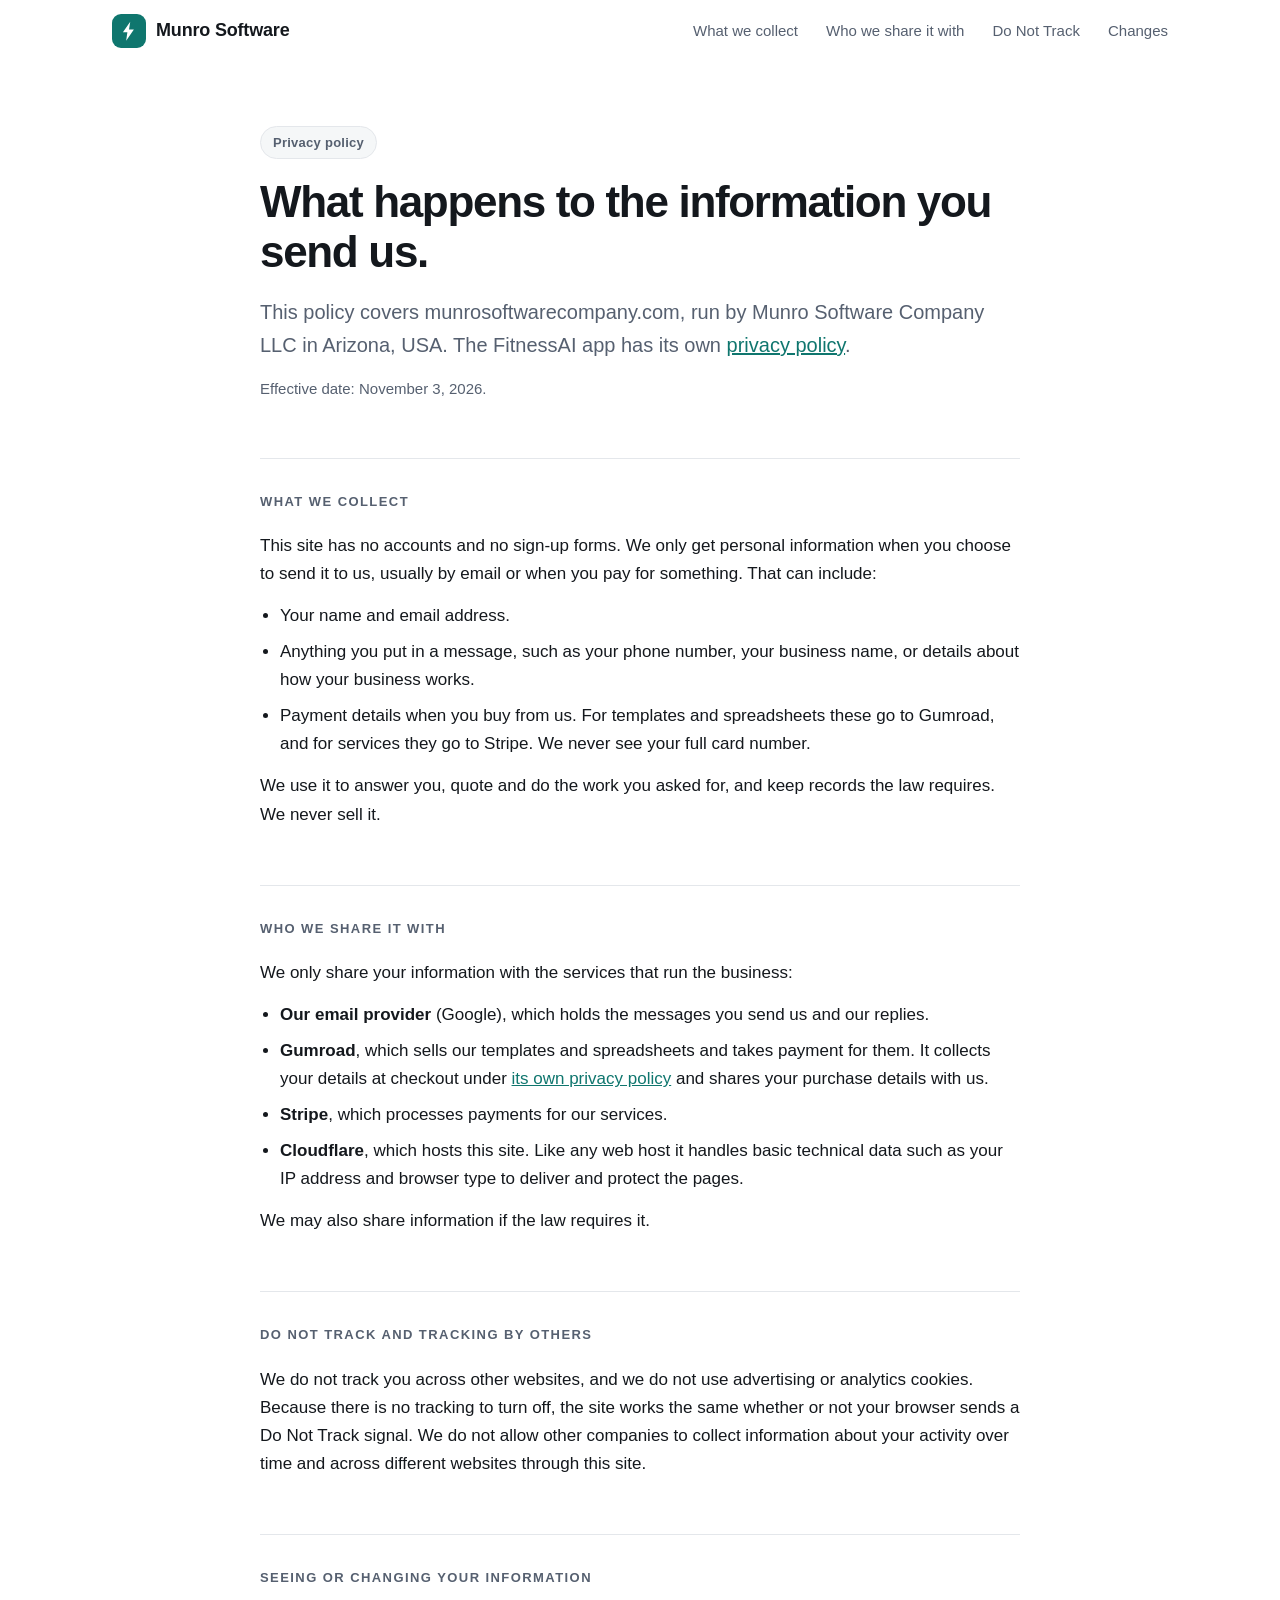
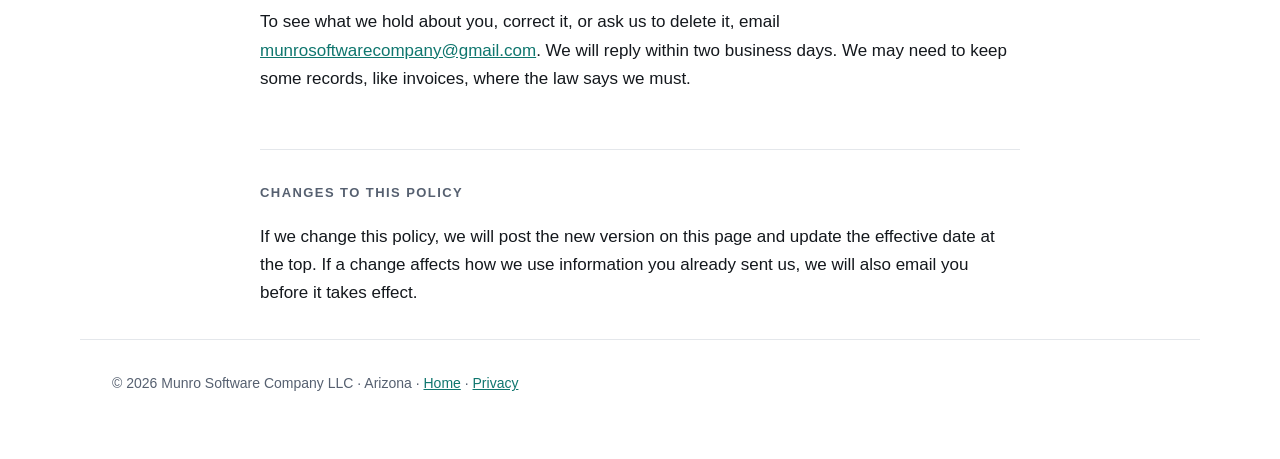
<file: privacy/index.html>
<!doctype html>
<html lang="en">
<head>
  <meta charset="utf-8" />
  <meta name="viewport" content="width=device-width, initial-scale=1" />
  <title>Privacy policy | Munro Software Company</title>
  <meta name="description" content="How Munro Software Company LLC handles the personal information you share through munrosoftwarecompany.com." />
  <meta name="theme-color" content="#0f766e" />
  <link rel="icon" href="data:image/svg+xml,%3Csvg xmlns='http://www.w3.org/2000/svg' viewBox='0 0 64 64'%3E%3Crect width='64' height='64' rx='14' fill='%230f766e'/%3E%3Cpath d='M35 9 L17 35 h11 l-3 21 19-28 H32 z' fill='white'/%3E%3C/svg%3E" />
  <link rel="stylesheet" href="../styles.css" />
</head>
<body>
  <header class="topbar">
    <a class="wordmark" href="/">
      <span class="mark" aria-hidden="true">
        <svg viewBox="0 0 64 64" width="26" height="26"><path d="M35 9 L17 35 h11 l-3 21 19-28 H32 z" fill="currentColor"/></svg>
      </span>
      <span class="name">Munro Software</span>
    </a>
    <nav class="nav">
      <a href="#collect">What we collect</a>
      <a href="#share">Who we share it with</a>
      <a href="#dnt">Do Not Track</a>
      <a href="#changes">Changes</a>
    </nav>
  </header>

  <main id="top">
    <section class="hero">
      <p class="status">Privacy policy</p>
      <h1>What happens to the information you send us.</h1>
      <p class="lede">
        This policy covers munrosoftwarecompany.com, run by Munro Software
        Company LLC in Arizona, USA. The FitnessAI app has its own
        <a href="/fitnessai/#privacy">privacy policy</a>.
      </p>
      <p class="note">Effective date: November 3, 2026.</p>
    </section>

    <section class="block" id="collect">
      <h2>What we collect</h2>
      <p>
        This site has no accounts and no sign-up forms. We only get personal
        information when you choose to send it to us, usually by email or when
        you pay for something. That can include:
      </p>
      <ul>
        <li>Your name and email address.</li>
        <li>Anything you put in a message, such as your phone number, your business name, or details about how your business works.</li>
        <li>Payment details when you buy from us. For templates and spreadsheets these go to Gumroad, and for services they go to Stripe. We never see your full card number.</li>
      </ul>
      <p>
        We use it to answer you, quote and do the work you asked for, and
        keep records the law requires. We never sell it.
      </p>
    </section>

    <section class="block" id="share">
      <h2>Who we share it with</h2>
      <p>We only share your information with the services that run the business:</p>
      <ul>
        <li><strong>Our email provider</strong> (Google), which holds the messages you send us and our replies.</li>
        <li><strong>Gumroad</strong>, which sells our templates and spreadsheets and takes payment for them. It collects your details at checkout under <a href="https://gumroad.com/privacy">its own privacy policy</a> and shares your purchase details with us.</li>
        <li><strong>Stripe</strong>, which processes payments for our services.</li>
        <li><strong>Cloudflare</strong>, which hosts this site. Like any web host it handles basic technical data such as your IP address and browser type to deliver and protect the pages.</li>
      </ul>
      <p>
        We may also share information if the law requires it.
      </p>
    </section>

    <section class="block" id="dnt">
      <h2>Do Not Track and tracking by others</h2>
      <p>
        We do not track you across other websites, and we do not use
        advertising or analytics cookies. Because there is no tracking to turn
        off, the site works the same whether or not your browser sends a Do Not
        Track signal. We do not allow other companies to collect information
        about your activity over time and across different websites through
        this site.
      </p>
    </section>

    <section class="block" id="review">
      <h2>Seeing or changing your information</h2>
      <p>
        To see what we hold about you, correct it, or ask us to delete it,
        email <a href="mailto:munrosoftwarecompany@gmail.com?subject=Privacy">munrosoftwarecompany@gmail.com</a>.
        We will reply within two business days. We may need to keep some
        records, like invoices, where the law says we must.
      </p>
    </section>

    <section class="block" id="changes">
      <h2>Changes to this policy</h2>
      <p>
        If we change this policy, we will post the new version on this page and
        update the effective date at the top. If a change affects how we use
        information you already sent us, we will also email you before it takes
        effect.
      </p>
    </section>
  </main>

  <footer>
    <p>© 2026 Munro Software Company LLC · Arizona · <a href="/">Home</a> · <a href="/privacy/">Privacy</a></p>
  </footer>
</body>
</html>
</file>
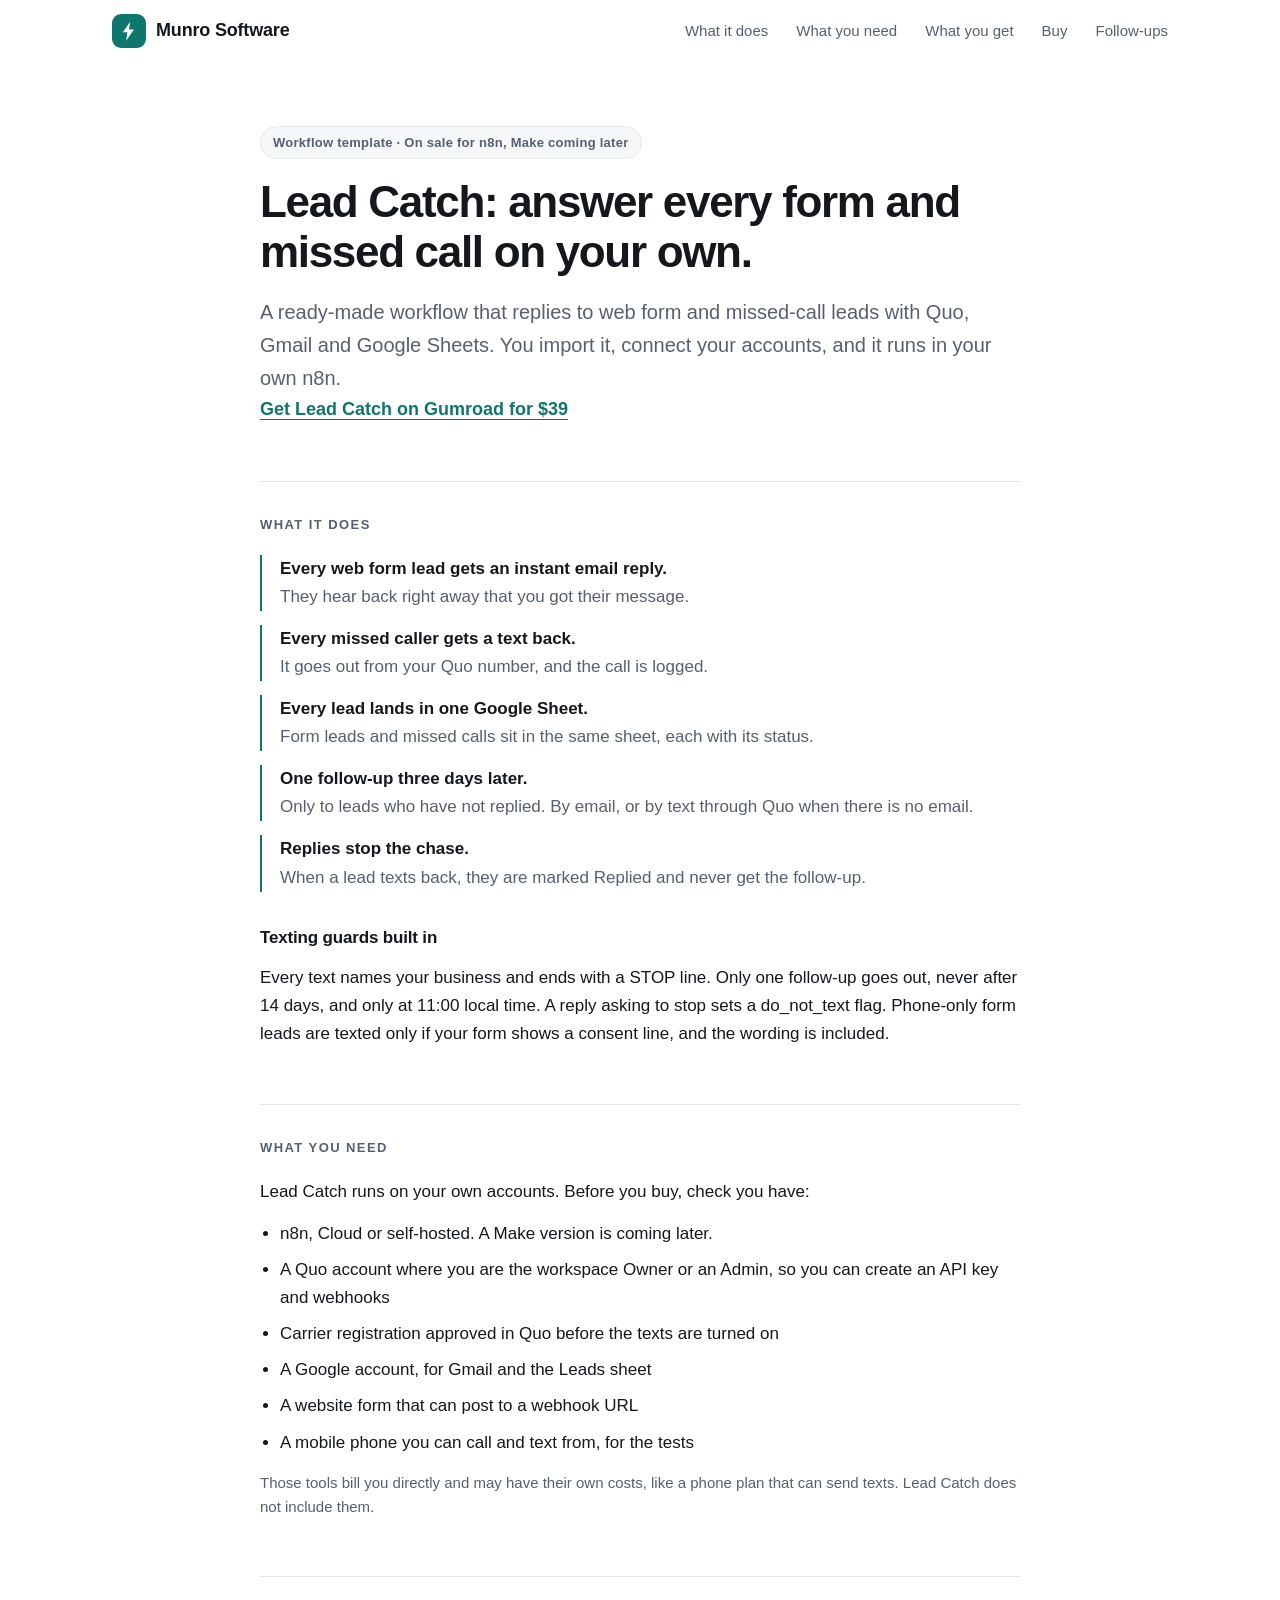
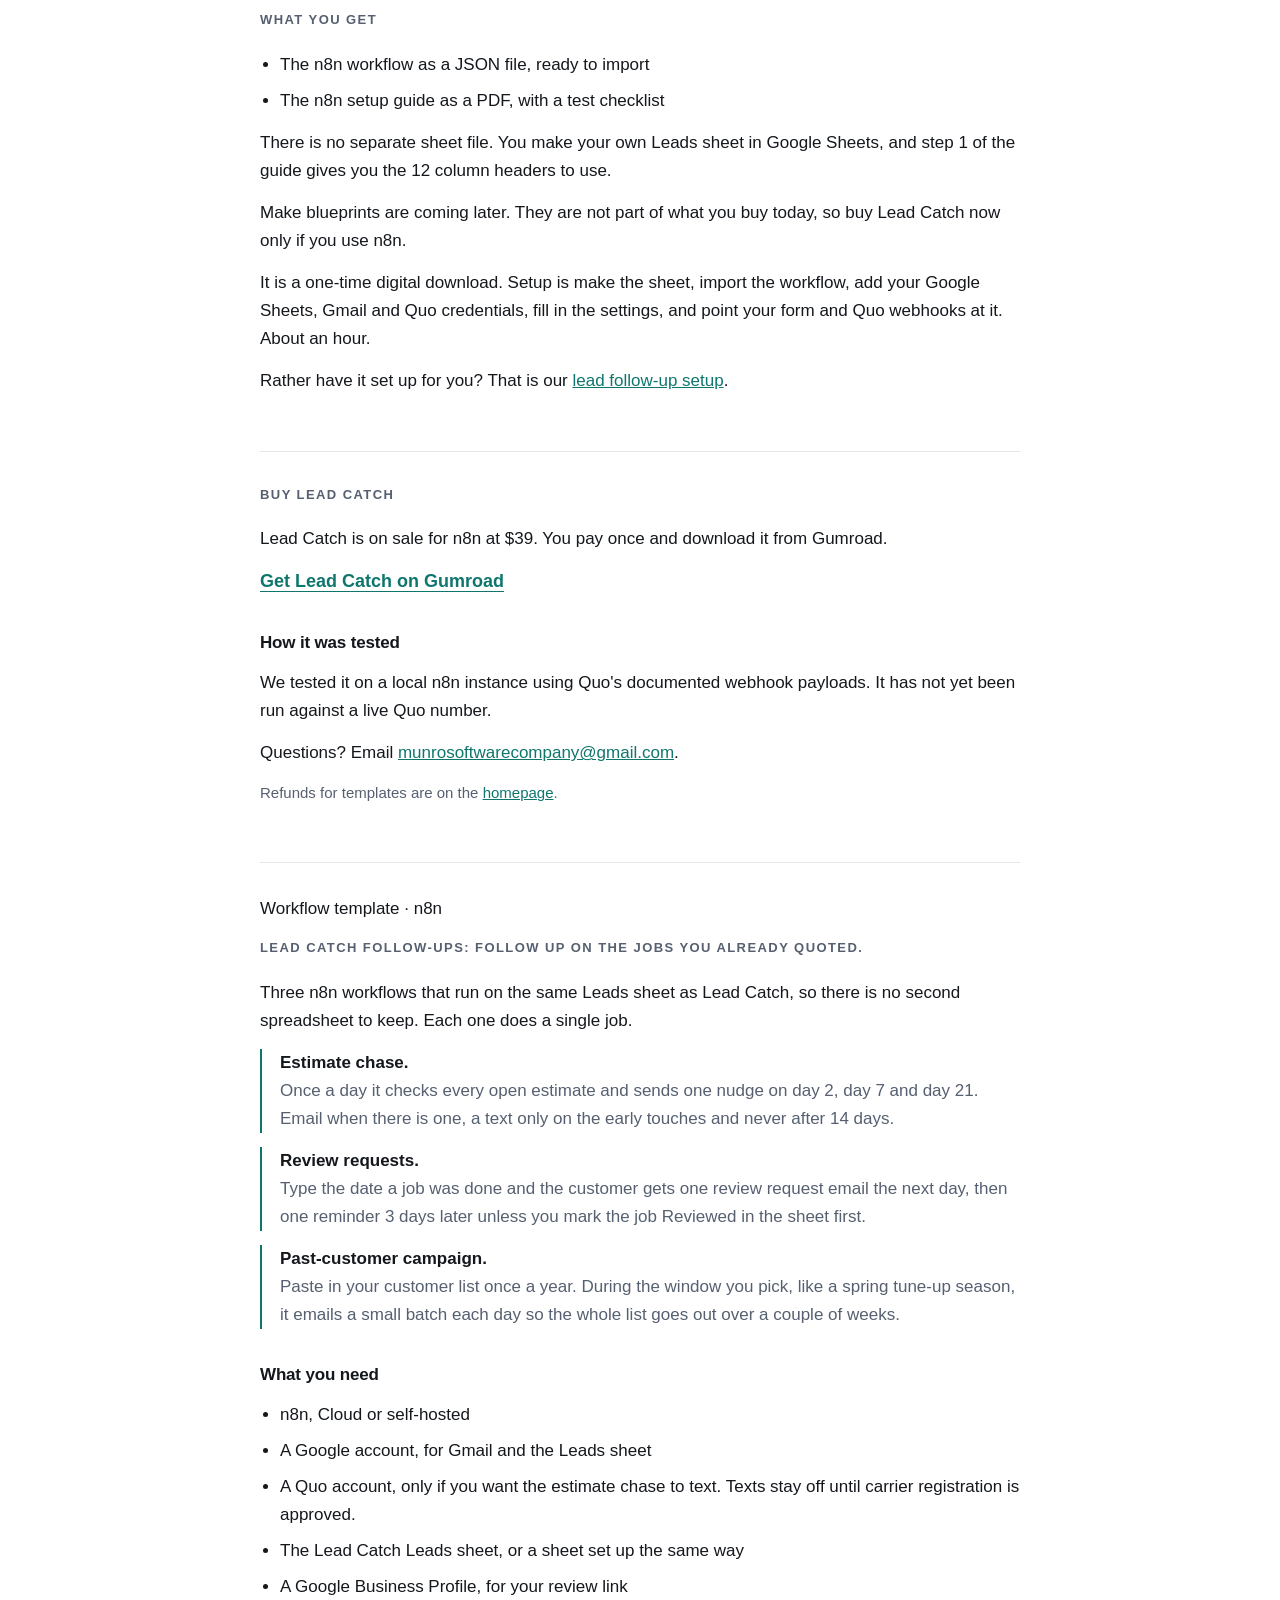
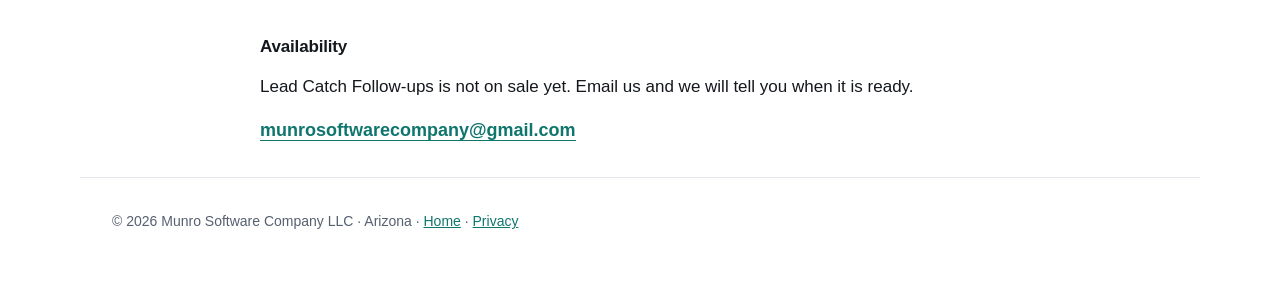
<file: templates/index.html>
<!doctype html>
<html lang="en">
<head>
  <meta charset="utf-8" />
  <meta name="viewport" content="width=device-width, initial-scale=1" />
  <title>Lead Catch workflow template | Munro Software Company</title>
  <meta name="description" content="A ready-made n8n workflow template that replies to web form and missed-call leads with Quo, Gmail and Google Sheets. Lead Catch Follow-ups, which chases open estimates and asks for reviews, is not on sale yet." />
  <meta name="theme-color" content="#0f766e" />
  <meta property="og:title" content="Lead Catch workflow template | Munro Software Company" />
  <meta property="og:description" content="Reply to web form and missed-call leads with Quo, Gmail and Google Sheets. A ready-made n8n workflow with a setup guide. Lead Catch Follow-ups is not on sale yet." />
  <meta property="og:type" content="website" />
  <meta property="og:url" content="https://munrosoftwarecompany.com/templates/" />
  <link rel="icon" href="data:image/svg+xml,%3Csvg xmlns='http://www.w3.org/2000/svg' viewBox='0 0 64 64'%3E%3Crect width='64' height='64' rx='14' fill='%230f766e'/%3E%3Cpath d='M35 9 L17 35 h11 l-3 21 19-28 H32 z' fill='white'/%3E%3C/svg%3E" />
  <link rel="stylesheet" href="../styles.css" />
</head>
<body>
  <header class="topbar">
    <a class="wordmark" href="/">
      <span class="mark" aria-hidden="true">
        <svg viewBox="0 0 64 64" width="26" height="26"><path d="M35 9 L17 35 h11 l-3 21 19-28 H32 z" fill="currentColor"/></svg>
      </span>
      <span class="name">Munro Software</span>
    </a>
    <nav class="nav">
      <a href="#what">What it does</a>
      <a href="#needs">What you need</a>
      <a href="#delivery">What you get</a>
      <a href="#availability">Buy</a>
      <a href="#followups">Follow-ups</a>
    </nav>
  </header>

  <main id="top">
    <section class="hero">
      <p class="status">Workflow template · On sale for n8n, Make coming later</p>
      <h1>Lead Catch: answer every form and missed call on your own.</h1>
      <p class="lede">
        A ready-made workflow that replies to web form and missed-call leads
        with Quo, Gmail and Google Sheets. You import it, connect your
        accounts, and it runs in your own n8n.
      </p>
      <p class="contact-line">
        <a href="https://munrosoft.gumroad.com/l/lead-catch">Get Lead Catch on Gumroad for $39</a>
      </p>
    </section>

    <section class="block" id="what">
      <h2>What it does</h2>
      <ul class="features">
        <li>
          <strong>Every web form lead gets an instant email reply.</strong>
          They hear back right away that you got their message.
        </li>
        <li>
          <strong>Every missed caller gets a text back.</strong>
          It goes out from your Quo number, and the call is logged.
        </li>
        <li>
          <strong>Every lead lands in one Google Sheet.</strong>
          Form leads and missed calls sit in the same sheet, each with its
          status.
        </li>
        <li>
          <strong>One follow-up three days later.</strong>
          Only to leads who have not replied. By email, or by text through Quo
          when there is no email.
        </li>
        <li>
          <strong>Replies stop the chase.</strong>
          When a lead texts back, they are marked Replied and never get the
          follow-up.
        </li>
      </ul>
      <h3>Texting guards built in</h3>
      <p>
        Every text names your business and ends with a STOP line. Only one
        follow-up goes out, never after 14 days, and only at 11:00 local time.
        A reply asking to stop sets a do_not_text flag. Phone-only form leads
        are texted only if your form shows a consent line, and the wording is
        included.
      </p>
    </section>

    <section class="block" id="needs">
      <h2>What you need</h2>
      <p>Lead Catch runs on your own accounts. Before you buy, check you have:</p>
      <ul>
        <li>n8n, Cloud or self-hosted. A Make version is coming later.</li>
        <li>
          A Quo account where you are the workspace Owner or an Admin, so you
          can create an API key and webhooks
        </li>
        <li>Carrier registration approved in Quo before the texts are turned on</li>
        <li>A Google account, for Gmail and the Leads sheet</li>
        <li>A website form that can post to a webhook URL</li>
        <li>A mobile phone you can call and text from, for the tests</li>
      </ul>
      <p class="note">
        Those tools bill you directly and may have their own costs, like a
        phone plan that can send texts. Lead Catch does not include them.
      </p>
    </section>

    <section class="block" id="delivery">
      <h2>What you get</h2>
      <ul>
        <li>The n8n workflow as a JSON file, ready to import</li>
        <li>The n8n setup guide as a PDF, with a test checklist</li>
      </ul>
      <p>
        There is no separate sheet file. You make your own Leads sheet in Google
        Sheets, and step 1 of the guide gives you the 12 column headers to use.
      </p>
      <p>
        Make blueprints are coming later. They are not part of what you buy
        today, so buy Lead Catch now only if you use n8n.
      </p>
      <p>
        It is a one-time digital download. Setup is make the sheet, import the workflow, add
        your Google Sheets, Gmail and Quo credentials, fill in the settings,
        and point your form and Quo webhooks at it. About an hour.
      </p>
      <p>
        Rather have it set up for you? That is our
        <a href="/lead-follow-up/">lead follow-up setup</a>.
      </p>
    </section>

    <section class="block" id="availability">
      <h2>Buy Lead Catch</h2>
      <p>
        Lead Catch is on sale for n8n at $39. You pay once and download it from
        Gumroad.
      </p>
      <p class="contact-line">
        <a href="https://munrosoft.gumroad.com/l/lead-catch">Get Lead Catch on Gumroad</a>
      </p>
      <h3>How it was tested</h3>
      <p>
        We tested it on a local n8n instance using Quo's documented webhook
        payloads. It has not yet been run against a live Quo number.
      </p>
      <p>
        Questions? Email
        <a href="mailto:munrosoftwarecompany@gmail.com?subject=Lead%20Catch">munrosoftwarecompany@gmail.com</a>.
      </p>
      <p class="note">
        Refunds for templates are on the <a href="/#refunds">homepage</a>.
      </p>
    </section>

    <section class="block" id="followups">
      <p class="status">Workflow template · n8n</p>
      <h2>Lead Catch Follow-ups: follow up on the jobs you already quoted.</h2>
      <p>
        Three n8n workflows that run on the same Leads sheet as Lead Catch, so
        there is no second spreadsheet to keep. Each one does a single job.
      </p>
      <ul class="features">
        <li>
          <strong>Estimate chase.</strong>
          Once a day it checks every open estimate and sends one nudge on day
          2, day 7 and day 21. Email when there is one, a text only on the
          early touches and never after 14 days.
        </li>
        <li>
          <strong>Review requests.</strong>
          Type the date a job was done and the customer gets one review
          request email the next day, then one reminder 3 days later unless
          you mark the job Reviewed in the sheet first.
        </li>
        <li>
          <strong>Past-customer campaign.</strong>
          Paste in your customer list once a year. During the window you pick,
          like a spring tune-up season, it emails a small batch each day so the
          whole list goes out over a couple of weeks.
        </li>
      </ul>
      <h3>What you need</h3>
      <ul>
        <li>n8n, Cloud or self-hosted</li>
        <li>A Google account, for Gmail and the Leads sheet</li>
        <li>
          A Quo account, only if you want the estimate chase to text. Texts
          stay off until carrier registration is approved.
        </li>
        <li>The Lead Catch Leads sheet, or a sheet set up the same way</li>
        <li>A Google Business Profile, for your review link</li>
      </ul>
      <h3>Availability</h3>
      <p>
        Lead Catch Follow-ups is not on sale yet. Email us and we will tell you
        when it is ready.
      </p>
      <p class="contact-line">
        <a href="mailto:munrosoftwarecompany@gmail.com?subject=Lead%20Catch%20Follow-ups%20availability">munrosoftwarecompany@gmail.com</a>
      </p>
    </section>
  </main>

  <footer>
    <p>© 2026 Munro Software Company LLC · Arizona · <a href="/">Home</a> · <a href="/privacy/">Privacy</a></p>
  </footer>
</body>
</html>
</file>
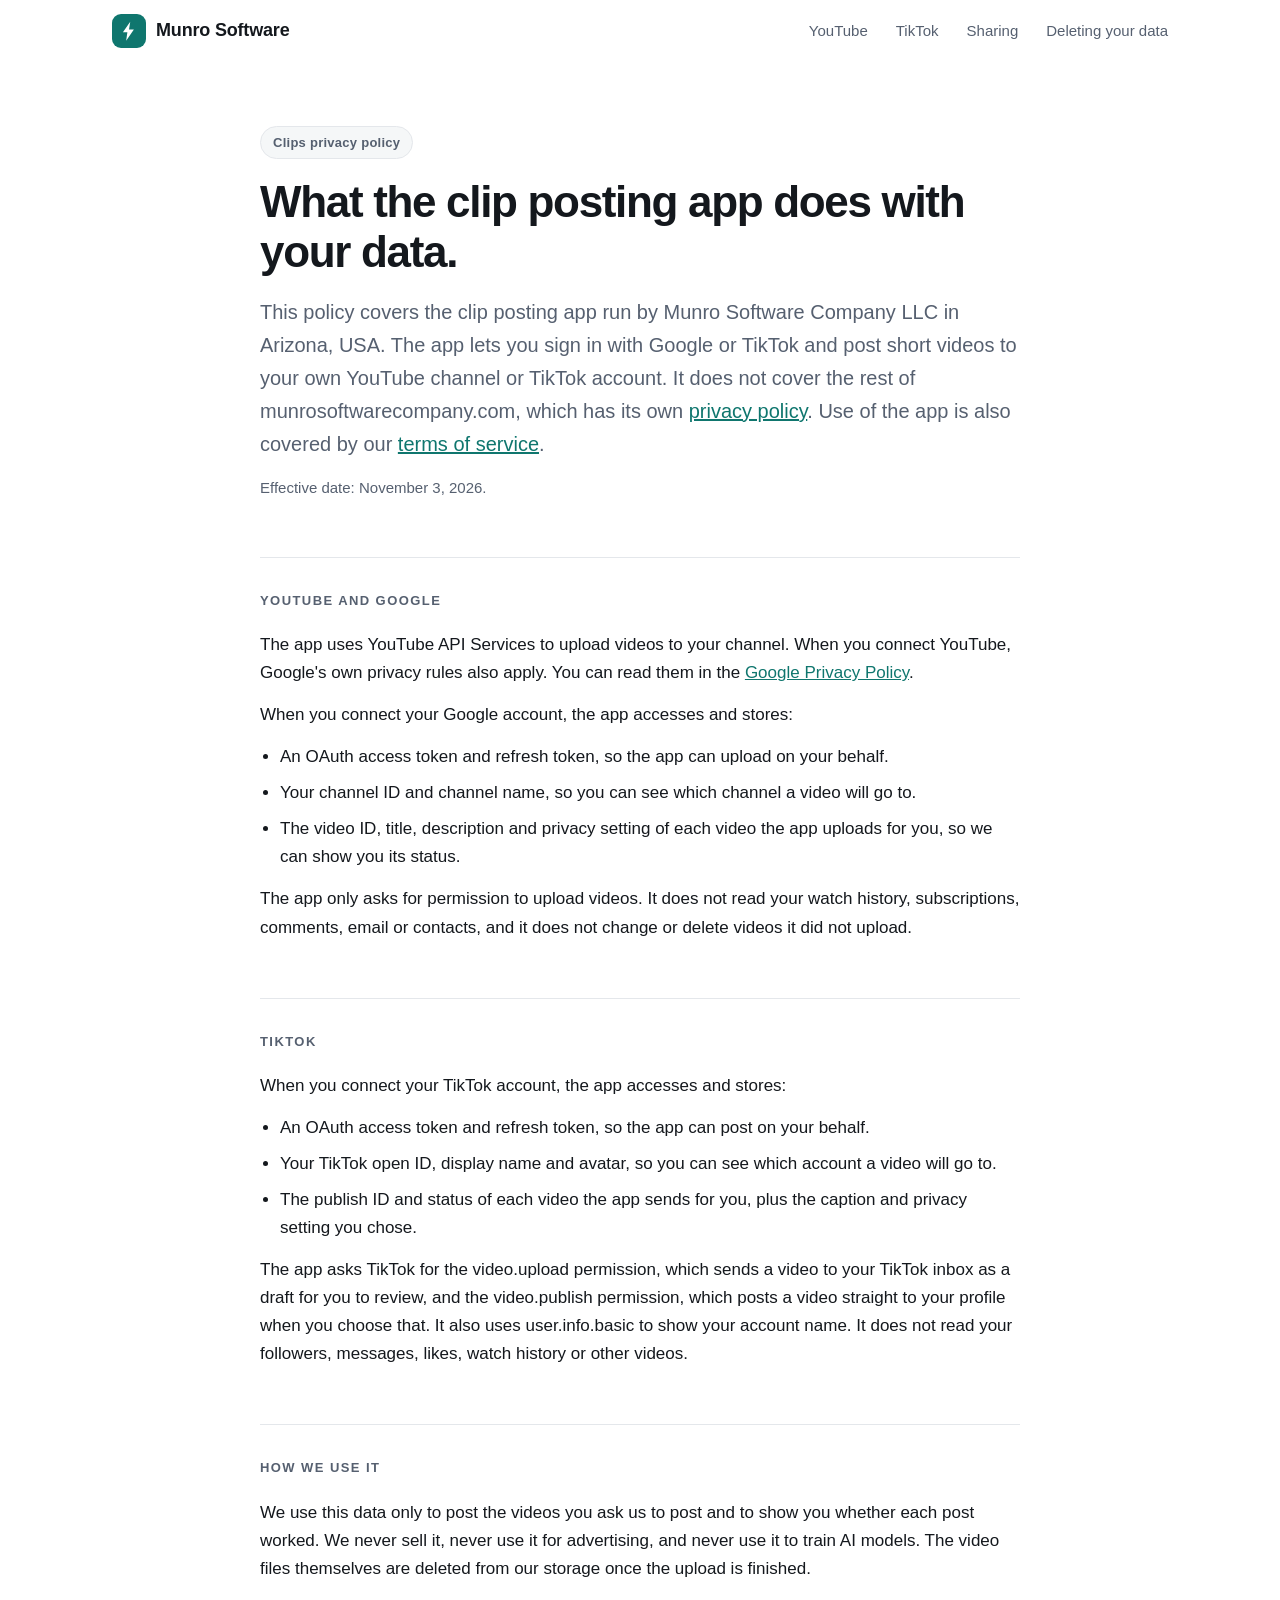
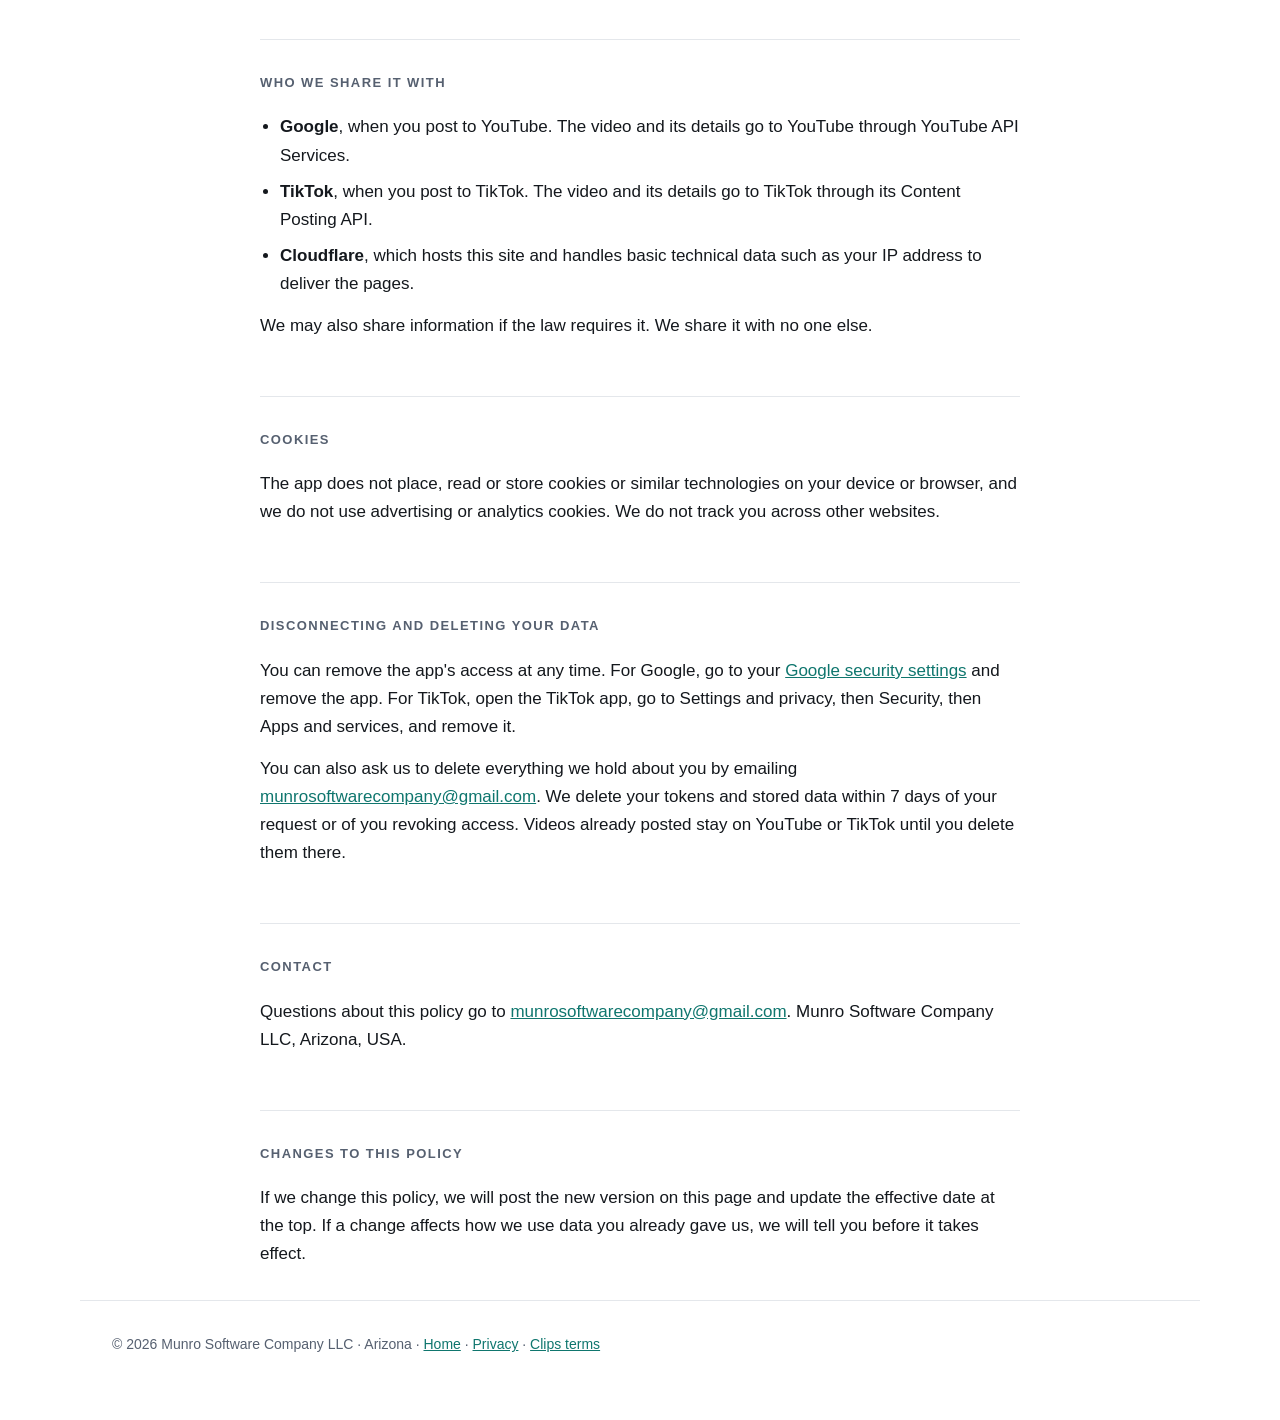
<file: clips/privacy/index.html>
<!doctype html>
<html lang="en">
<head>
  <meta charset="utf-8" />
  <meta name="viewport" content="width=device-width, initial-scale=1" />
  <title>Clips privacy policy | Munro Software Company</title>
  <meta name="description" content="How the Munro Software clip posting app handles your TikTok and YouTube data." />
  <meta name="theme-color" content="#0f766e" />
  <link rel="icon" href="data:image/svg+xml,%3Csvg xmlns='http://www.w3.org/2000/svg' viewBox='0 0 64 64'%3E%3Crect width='64' height='64' rx='14' fill='%230f766e'/%3E%3Cpath d='M35 9 L17 35 h11 l-3 21 19-28 H32 z' fill='white'/%3E%3C/svg%3E" />
  <link rel="stylesheet" href="../../styles.css" />
</head>
<body>
  <header class="topbar">
    <a class="wordmark" href="/">
      <span class="mark" aria-hidden="true">
        <svg viewBox="0 0 64 64" width="26" height="26"><path d="M35 9 L17 35 h11 l-3 21 19-28 H32 z" fill="currentColor"/></svg>
      </span>
      <span class="name">Munro Software</span>
    </a>
    <nav class="nav">
      <a href="#youtube">YouTube</a>
      <a href="#tiktok">TikTok</a>
      <a href="#share">Sharing</a>
      <a href="#delete">Deleting your data</a>
    </nav>
  </header>

  <main id="top">
    <section class="hero">
      <p class="status">Clips privacy policy</p>
      <h1>What the clip posting app does with your data.</h1>
      <p class="lede">
        This policy covers the clip posting app run by Munro Software Company
        LLC in Arizona, USA. The app lets you sign in with Google or TikTok
        and post short videos to your own YouTube channel or TikTok account.
        It does not cover the rest of munrosoftwarecompany.com, which has its
        own <a href="/privacy/">privacy policy</a>. Use of the app is also
        covered by our <a href="/clips/terms/">terms of service</a>.
      </p>
      <p class="note">Effective date: November 3, 2026.</p>
    </section>

    <section class="block" id="youtube">
      <h2>YouTube and Google</h2>
      <p>
        The app uses YouTube API Services to upload videos to your channel.
        When you connect YouTube, Google's own privacy rules also apply. You
        can read them in the
        <a href="http://www.google.com/policies/privacy">Google Privacy Policy</a>.
      </p>
      <p>When you connect your Google account, the app accesses and stores:</p>
      <ul>
        <li>An OAuth access token and refresh token, so the app can upload on your behalf.</li>
        <li>Your channel ID and channel name, so you can see which channel a video will go to.</li>
        <li>The video ID, title, description and privacy setting of each video the app uploads for you, so we can show you its status.</li>
      </ul>
      <p>
        The app only asks for permission to upload videos. It does not read
        your watch history, subscriptions, comments, email or contacts, and it
        does not change or delete videos it did not upload.
      </p>
    </section>

    <section class="block" id="tiktok">
      <h2>TikTok</h2>
      <p>When you connect your TikTok account, the app accesses and stores:</p>
      <ul>
        <li>An OAuth access token and refresh token, so the app can post on your behalf.</li>
        <li>Your TikTok open ID, display name and avatar, so you can see which account a video will go to.</li>
        <li>The publish ID and status of each video the app sends for you, plus the caption and privacy setting you chose.</li>
      </ul>
      <p>
        The app asks TikTok for the video.upload permission, which sends a
        video to your TikTok inbox as a draft for you to review, and the
        video.publish permission, which posts a video straight to your
        profile when you choose that. It also uses user.info.basic to show
        your account name. It does not read your followers, messages, likes,
        watch history or other videos.
      </p>
    </section>

    <section class="block" id="use">
      <h2>How we use it</h2>
      <p>
        We use this data only to post the videos you ask us to post and to
        show you whether each post worked. We never sell it, never use it for
        advertising, and never use it to train AI models. The video files
        themselves are deleted from our storage once the upload is finished.
      </p>
    </section>

    <section class="block" id="share">
      <h2>Who we share it with</h2>
      <ul>
        <li><strong>Google</strong>, when you post to YouTube. The video and its details go to YouTube through YouTube API Services.</li>
        <li><strong>TikTok</strong>, when you post to TikTok. The video and its details go to TikTok through its Content Posting API.</li>
        <li><strong>Cloudflare</strong>, which hosts this site and handles basic technical data such as your IP address to deliver the pages.</li>
      </ul>
      <p>We may also share information if the law requires it. We share it with no one else.</p>
    </section>

    <section class="block" id="cookies">
      <h2>Cookies</h2>
      <p>
        The app does not place, read or store cookies or similar
        technologies on your device or browser, and we do not use advertising
        or analytics cookies. We do not track you across other websites.
      </p>
    </section>

    <section class="block" id="delete">
      <h2>Disconnecting and deleting your data</h2>
      <p>
        You can remove the app's access at any time. For Google, go to your
        <a href="https://security.google.com/settings/security/permissions">Google security settings</a>
        and remove the app. For TikTok, open the TikTok app, go to Settings
        and privacy, then Security, then Apps and services, and remove it.
      </p>
      <p>
        You can also ask us to delete everything we hold about you by
        emailing <a href="mailto:munrosoftwarecompany@gmail.com?subject=Clips%20data%20deletion">munrosoftwarecompany@gmail.com</a>.
        We delete your tokens and stored data within 7 days of your request
        or of you revoking access. Videos already posted stay on YouTube or
        TikTok until you delete them there.
      </p>
    </section>

    <section class="block" id="contact">
      <h2>Contact</h2>
      <p>
        Questions about this policy go to
        <a href="mailto:munrosoftwarecompany@gmail.com?subject=Clips%20privacy">munrosoftwarecompany@gmail.com</a>.
        Munro Software Company LLC, Arizona, USA.
      </p>
    </section>

    <section class="block" id="changes">
      <h2>Changes to this policy</h2>
      <p>
        If we change this policy, we will post the new version on this page
        and update the effective date at the top. If a change affects how we
        use data you already gave us, we will tell you before it takes effect.
      </p>
    </section>
  </main>

  <footer>
    <p>© 2026 Munro Software Company LLC · Arizona · <a href="/">Home</a> · <a href="/privacy/">Privacy</a> · <a href="/clips/terms/">Clips terms</a></p>
  </footer>
</body>
</html>
</file>
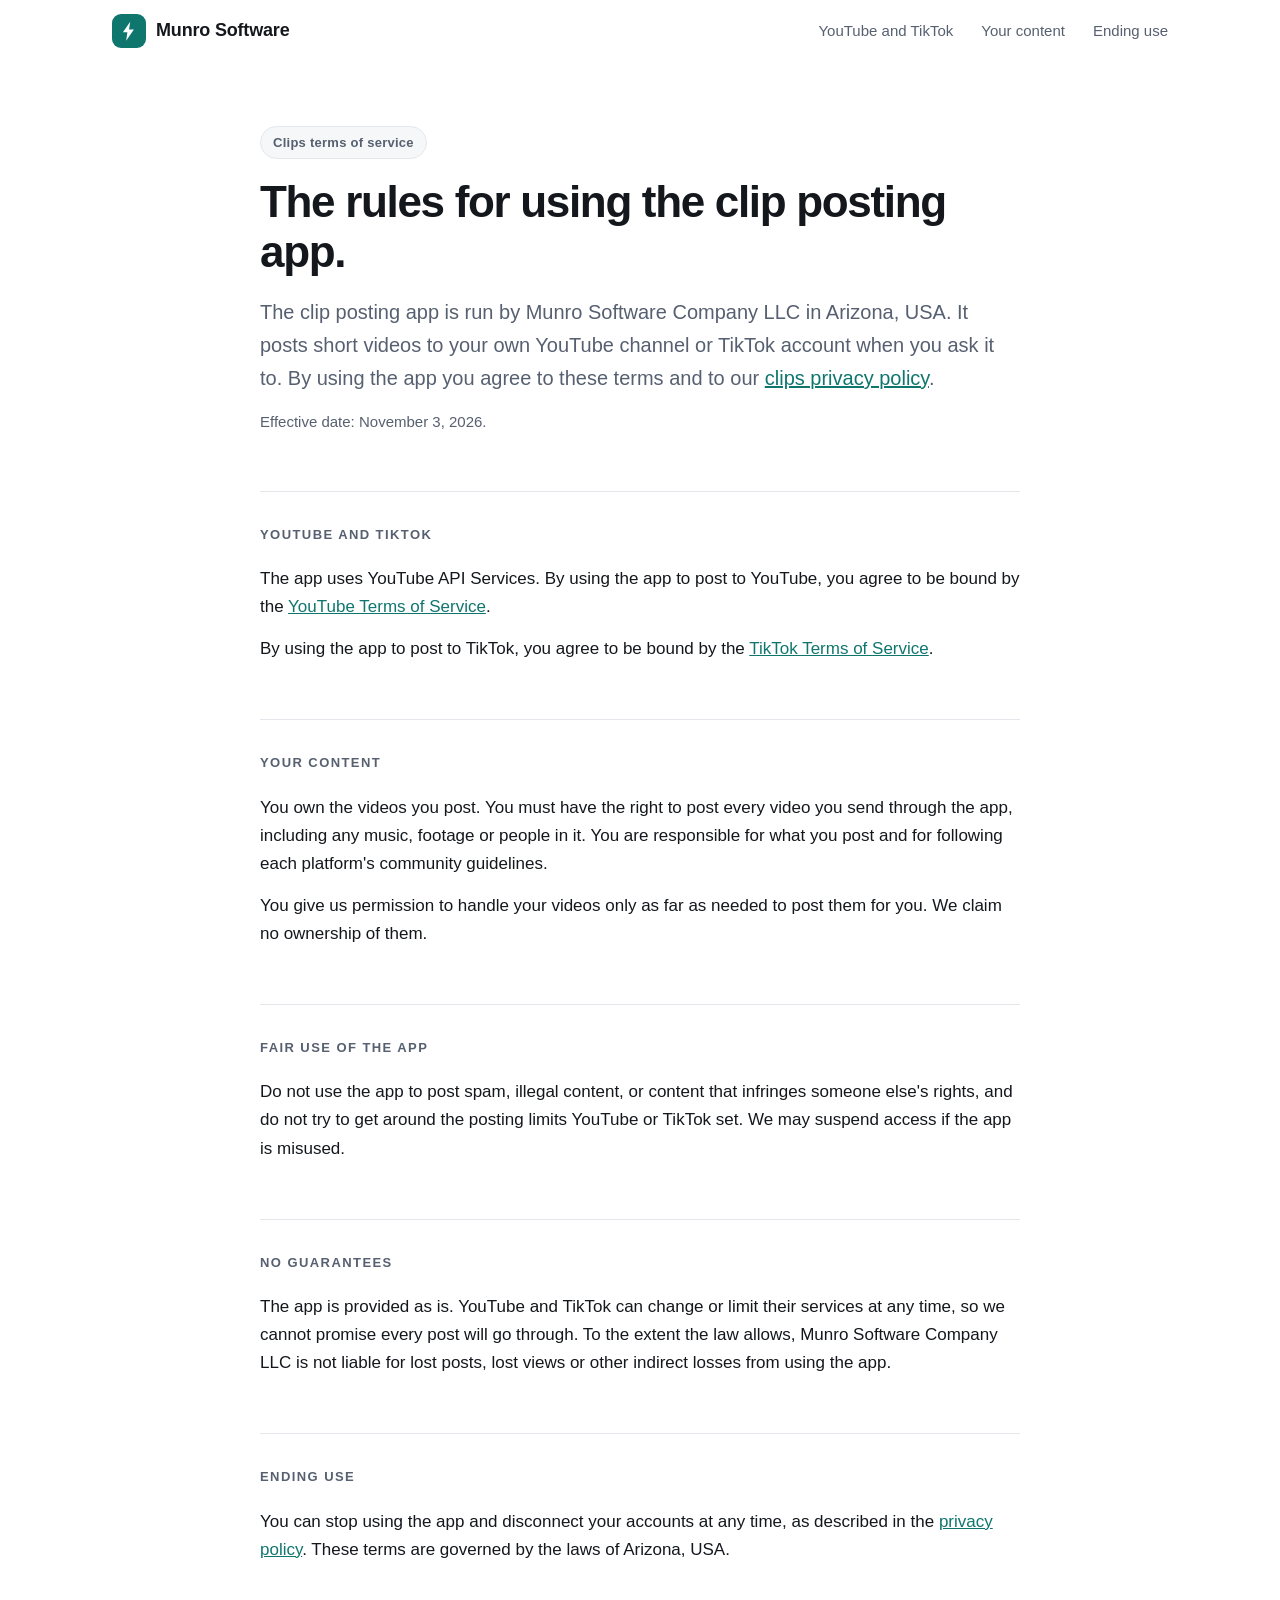
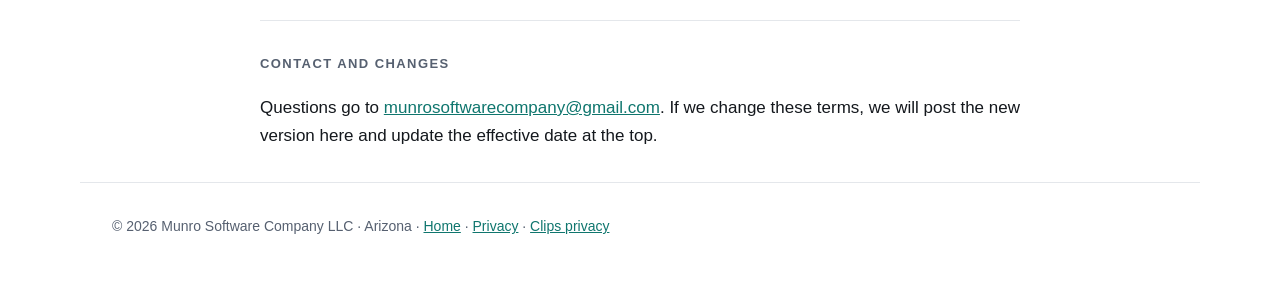
<file: clips/terms/index.html>
<!doctype html>
<html lang="en">
<head>
  <meta charset="utf-8" />
  <meta name="viewport" content="width=device-width, initial-scale=1" />
  <title>Clips terms of service | Munro Software Company</title>
  <meta name="description" content="Terms of service for the Munro Software clip posting app." />
  <meta name="theme-color" content="#0f766e" />
  <link rel="icon" href="data:image/svg+xml,%3Csvg xmlns='http://www.w3.org/2000/svg' viewBox='0 0 64 64'%3E%3Crect width='64' height='64' rx='14' fill='%230f766e'/%3E%3Cpath d='M35 9 L17 35 h11 l-3 21 19-28 H32 z' fill='white'/%3E%3C/svg%3E" />
  <link rel="stylesheet" href="../../styles.css" />
</head>
<body>
  <header class="topbar">
    <a class="wordmark" href="/">
      <span class="mark" aria-hidden="true">
        <svg viewBox="0 0 64 64" width="26" height="26"><path d="M35 9 L17 35 h11 l-3 21 19-28 H32 z" fill="currentColor"/></svg>
      </span>
      <span class="name">Munro Software</span>
    </a>
    <nav class="nav">
      <a href="#platforms">YouTube and TikTok</a>
      <a href="#content">Your content</a>
      <a href="#ending">Ending use</a>
    </nav>
  </header>

  <main id="top">
    <section class="hero">
      <p class="status">Clips terms of service</p>
      <h1>The rules for using the clip posting app.</h1>
      <p class="lede">
        The clip posting app is run by Munro Software Company LLC in Arizona,
        USA. It posts short videos to your own YouTube channel or TikTok
        account when you ask it to. By using the app you agree to these terms
        and to our <a href="/clips/privacy/">clips privacy policy</a>.
      </p>
      <p class="note">Effective date: November 3, 2026.</p>
    </section>

    <section class="block" id="platforms">
      <h2>YouTube and TikTok</h2>
      <p>
        The app uses YouTube API Services. By using the app to post to
        YouTube, you agree to be bound by the
        <a href="https://www.youtube.com/t/terms">YouTube Terms of Service</a>.
      </p>
      <p>
        By using the app to post to TikTok, you agree to be bound by the
        <a href="https://www.tiktok.com/legal/terms-of-service">TikTok Terms of Service</a>.
      </p>
    </section>

    <section class="block" id="content">
      <h2>Your content</h2>
      <p>
        You own the videos you post. You must have the right to post every
        video you send through the app, including any music, footage or
        people in it. You are responsible for what you post and for following
        each platform's community guidelines.
      </p>
      <p>
        You give us permission to handle your videos only as far as needed to
        post them for you. We claim no ownership of them.
      </p>
    </section>

    <section class="block" id="use">
      <h2>Fair use of the app</h2>
      <p>
        Do not use the app to post spam, illegal content, or content that
        infringes someone else's rights, and do not try to get around the
        posting limits YouTube or TikTok set. We may suspend access if the app
        is misused.
      </p>
    </section>

    <section class="block" id="warranty">
      <h2>No guarantees</h2>
      <p>
        The app is provided as is. YouTube and TikTok can change or limit
        their services at any time, so we cannot promise every post will go
        through. To the extent the law allows, Munro Software Company LLC is
        not liable for lost posts, lost views or other indirect losses from
        using the app.
      </p>
    </section>

    <section class="block" id="ending">
      <h2>Ending use</h2>
      <p>
        You can stop using the app and disconnect your accounts at any time,
        as described in the <a href="/clips/privacy/#delete">privacy policy</a>.
        These terms are governed by the laws of Arizona, USA.
      </p>
    </section>

    <section class="block" id="contact">
      <h2>Contact and changes</h2>
      <p>
        Questions go to
        <a href="mailto:munrosoftwarecompany@gmail.com?subject=Clips%20terms">munrosoftwarecompany@gmail.com</a>.
        If we change these terms, we will post the new version here and update
        the effective date at the top.
      </p>
    </section>
  </main>

  <footer>
    <p>© 2026 Munro Software Company LLC · Arizona · <a href="/">Home</a> · <a href="/privacy/">Privacy</a> · <a href="/clips/privacy/">Clips privacy</a></p>
  </footer>
</body>
</html>
</file>
<file: styles.css>
/* Business site styles, desktop first. The FitnessAI page has its own app look in fitnessai/app.css. */
:root {
  --bg: #ffffff;
  --bg-soft: #f5f7f8;
  --ink: #14181d;
  --ink-soft: #566070;
  --rule: #e4e7eb;
  --accent: #0f766e;
  --accent-strong: #0f766e;
  --accent-ink: #ffffff;
  --card: #ffffff;
  --shadow: 0 1px 2px rgba(16, 24, 32, 0.04), 0 8px 24px rgba(16, 24, 32, 0.06);
  --max: 1120px;
  --sans: -apple-system, BlinkMacSystemFont, "Segoe UI", Roboto, "Helvetica Neue", Arial, sans-serif;
  color-scheme: light;
}

@media (prefers-color-scheme: dark) {
  :root {
    --bg: #0f1216;
    --bg-soft: #151a20;
    --ink: #e9edf2;
    --ink-soft: #9aa4b2;
    --rule: #262c34;
    --accent: #5eead4;
    --accent-strong: #14b8a6;
    --accent-ink: #062521;
    --card: #171b21;
    --shadow: none;
    color-scheme: dark;
  }
}

* { box-sizing: border-box; }

html { scroll-behavior: smooth; }

html, body {
  margin: 0;
  padding: 0;
  background: var(--bg);
  color: var(--ink);
  font-family: var(--sans);
  font-size: 17px;
  line-height: 1.65;
  -webkit-font-smoothing: antialiased;
}

a { color: var(--accent); }

.wrap {
  max-width: var(--max);
  margin: 0 auto;
  padding: 0 32px;
}

/* Top nav */

.topbar {
  display: flex;
  align-items: center;
  justify-content: space-between;
  gap: 24px;
  max-width: var(--max);
  margin: 0 auto;
  padding: 14px 32px;
  background: var(--bg);
}

.site-header {
  position: sticky;
  top: 0;
  z-index: 10;
  background: color-mix(in srgb, var(--bg) 92%, transparent);
  backdrop-filter: saturate(160%) blur(10px);
  border-bottom: 1px solid var(--rule);
}

.site-header .topbar {
  background: transparent;
}

.wordmark {
  display: inline-flex;
  align-items: center;
  gap: 10px;
  text-decoration: none;
  color: var(--ink);
}

.wordmark img {
  display: block;
  width: 36px;
  height: 36px;
  border-radius: 8px;
}

.wordmark .mark {
  display: inline-flex;
  align-items: center;
  justify-content: center;
  width: 34px;
  height: 34px;
  border-radius: 9px;
  background: var(--accent-strong);
  color: var(--bg);
}

.wordmark .name {
  font-weight: 700;
  font-size: 18px;
  letter-spacing: -0.01em;
}

.nav {
  display: flex;
  align-items: center;
  gap: 28px;
  font-size: 15px;
}

.nav a {
  color: var(--ink-soft);
  text-decoration: none;
  font-weight: 500;
}

.nav a:hover { color: var(--accent); }

.nav a.nav-cta {
  color: var(--accent-ink);
  background: var(--accent-strong);
  padding: 8px 16px;
  border-radius: 8px;
  font-weight: 600;
}

.nav a.nav-cta:hover { color: var(--accent-ink); opacity: 0.9; }

/* Buttons */

.btn {
  display: inline-block;
  padding: 13px 24px;
  border-radius: 10px;
  font-weight: 650;
  font-size: 16px;
  text-decoration: none;
  background: var(--accent-strong);
  color: var(--accent-ink);
}

.btn:hover { opacity: 0.9; }

.btn-ghost {
  background: transparent;
  color: var(--ink);
  border: 1px solid var(--rule);
}

/* Shared layout used by the inner pages */

main {
  max-width: var(--max);
  margin: 0 auto;
  padding: 64px 32px 32px;
}

main > .hero,
main > .block {
  max-width: 760px;
  margin-left: auto;
  margin-right: auto;
}

.hero .status {
  display: inline-block;
  margin: 0 0 18px;
  padding: 5px 12px;
  border-radius: 999px;
  background: var(--bg-soft);
  border: 1px solid var(--rule);
  font-size: 13px;
  font-weight: 600;
  letter-spacing: 0.02em;
  color: var(--ink-soft);
}

.hero h1 {
  font-size: 44px;
  line-height: 1.12;
  letter-spacing: -0.03em;
  font-weight: 750;
  margin: 0 0 20px;
}

.hero .lede {
  font-size: 20px;
  color: var(--ink-soft);
  margin: 0;
}

.block {
  margin-top: 56px;
  padding-top: 32px;
  border-top: 1px solid var(--rule);
  scroll-margin-top: 88px;
}

.block h2 {
  font-size: 13px;
  font-weight: 700;
  letter-spacing: 0.11em;
  text-transform: uppercase;
  color: var(--ink-soft);
  margin: 0 0 20px;
}

.block h3 {
  font-size: 17px;
  font-weight: 650;
  letter-spacing: -0.01em;
  margin: 32px 0 12px;
}

.block p { margin: 0 0 14px; }
.block p:last-child { margin-bottom: 0; }

.block ul {
  margin: 0 0 14px;
  padding-left: 20px;
}

.block li { margin-bottom: 8px; }

.note {
  font-size: 15px;
  color: var(--ink-soft);
}

.features {
  list-style: none;
  margin: 0 0 20px;
  padding: 0;
}

.block .features { padding-left: 0; }

.features li {
  margin-bottom: 14px;
  padding-left: 18px;
  border-left: 2px solid var(--accent-strong);
  color: var(--ink-soft);
}

.features strong {
  display: block;
  color: var(--ink);
  font-weight: 650;
}

.contact-line {
  font-size: 18px;
  margin: 0 0 14px;
}

.contact-line a {
  color: var(--accent);
  font-weight: 600;
  text-decoration: none;
  border-bottom: 1px solid currentColor;
}

/* Homepage */

.home main {
  max-width: none;
  padding: 0;
}

.section {
  padding: 88px 0;
  scroll-margin-top: 64px;
}

.section-soft { background: var(--bg-soft); }

.eyebrow {
  margin: 0 0 12px;
  font-size: 13px;
  font-weight: 700;
  letter-spacing: 0.11em;
  text-transform: uppercase;
  color: var(--accent);
}

.section h2 {
  font-size: 34px;
  line-height: 1.2;
  letter-spacing: -0.02em;
  margin: 0 0 16px;
}

.section .intro {
  max-width: 640px;
  font-size: 18px;
  color: var(--ink-soft);
  margin: 0 0 40px;
}

.home-hero {
  padding: 112px 0 96px;
  background:
    radial-gradient(900px 400px at 85% 0%, color-mix(in srgb, var(--accent) 14%, transparent), transparent 70%),
    var(--bg);
}

.home-hero .status {
  display: inline-block;
  margin: 0 0 22px;
  padding: 5px 12px;
  border-radius: 999px;
  background: var(--bg-soft);
  border: 1px solid var(--rule);
  font-size: 13px;
  font-weight: 600;
  color: var(--ink-soft);
}

.home-hero h1 {
  max-width: 820px;
  font-size: 60px;
  line-height: 1.06;
  letter-spacing: -0.035em;
  font-weight: 750;
  margin: 0 0 24px;
}

.home-hero .lede {
  max-width: 640px;
  font-size: 21px;
  color: var(--ink-soft);
  margin: 0 0 36px;
}

.actions {
  display: flex;
  flex-wrap: wrap;
  gap: 12px;
}

.cards {
  display: grid;
  grid-template-columns: repeat(2, 1fr);
  gap: 24px;
}

.card {
  display: flex;
  flex-direction: column;
  padding: 28px;
  background: var(--card);
  border: 1px solid var(--rule);
  border-radius: 14px;
  box-shadow: var(--shadow);
}

.card .tag {
  align-self: flex-start;
  margin: 0 0 16px;
  padding: 3px 10px;
  border-radius: 999px;
  font-size: 12px;
  font-weight: 700;
  letter-spacing: 0.06em;
  text-transform: uppercase;
  color: var(--accent);
  background: color-mix(in srgb, var(--accent) 12%, transparent);
}

.card h3 {
  font-size: 21px;
  line-height: 1.3;
  letter-spacing: -0.01em;
  margin: 0 0 10px;
}

.card p {
  margin: 0 0 14px;
  color: var(--ink-soft);
  font-size: 16px;
}

.card .more {
  margin-top: auto;
  padding-top: 8px;
  font-weight: 600;
  text-decoration: none;
}

.card .more + .more { margin-top: 0; }

.card .more:hover { text-decoration: underline; }

.steps {
  display: grid;
  grid-template-columns: repeat(3, 1fr);
  gap: 32px;
  margin: 0;
  padding: 0;
  list-style: none;
  counter-reset: step;
}

.steps li {
  counter-increment: step;
  color: var(--ink-soft);
  font-size: 16px;
}

.steps li::before {
  content: counter(step);
  display: inline-flex;
  align-items: center;
  justify-content: center;
  width: 36px;
  height: 36px;
  margin-bottom: 14px;
  border-radius: 50%;
  background: var(--accent-strong);
  color: var(--accent-ink);
  font-weight: 700;
}

.steps strong {
  display: block;
  margin-bottom: 4px;
  color: var(--ink);
  font-size: 18px;
}

.policy {
  display: grid;
  grid-template-columns: 280px 1fr;
  gap: 48px;
  padding: 48px 0;
  border-top: 1px solid var(--rule);
  scroll-margin-top: 64px;
}

.policy:first-child { border-top: 0; padding-top: 0; }

.policy h2 { font-size: 26px; margin: 0; }

.policy h3 {
  font-size: 17px;
  font-weight: 650;
  margin: 24px 0 8px;
}

.policy h3:first-child { margin-top: 0; }

.policy p { margin: 0 0 14px; max-width: 680px; }
.policy p:last-child { margin-bottom: 0; }

.contact-card {
  display: grid;
  grid-template-columns: 1.4fr 1fr;
  gap: 48px;
  align-items: center;
  padding: 48px;
  border-radius: 18px;
  background: var(--card);
  border: 1px solid var(--rule);
  box-shadow: var(--shadow);
}

.contact-card h2 { margin-bottom: 12px; }
.contact-card p { margin: 0 0 14px; color: var(--ink-soft); }
.contact-card .contact-line { margin: 0; }

/* Footer */

footer {
  max-width: var(--max);
  margin: 0 auto;
  padding: 32px 32px 64px;
  border-top: 1px solid var(--rule);
  font-size: 14px;
  color: var(--ink-soft);
}

footer p { margin: 0; }

.site-footer {
  max-width: none;
  padding: 0;
  border-top: 1px solid var(--rule);
}

.site-footer .wrap {
  display: flex;
  flex-wrap: wrap;
  justify-content: space-between;
  gap: 24px;
  padding-top: 40px;
  padding-bottom: 56px;
}

.site-footer .legal { color: var(--ink); font-weight: 600; margin-bottom: 4px; }

.footer-links {
  display: flex;
  flex-wrap: wrap;
  gap: 20px;
}

.footer-links a { color: var(--ink-soft); text-decoration: none; }
.footer-links a:hover { color: var(--accent); }

/* FAQ, used by the inner pages */

details {
  border-top: 1px solid var(--rule);
  padding: 14px 0;
}

details:last-of-type { border-bottom: 1px solid var(--rule); }

summary {
  cursor: pointer;
  font-weight: 600;
  list-style: none;
  display: flex;
  justify-content: space-between;
  gap: 16px;
}

summary::-webkit-details-marker { display: none; }

summary::after {
  content: "+";
  color: var(--ink-soft);
  font-weight: 400;
  font-size: 20px;
  line-height: 1.3;
}

details[open] summary::after { content: "\2212"; }

details p {
  margin: 12px 0 0;
  color: var(--ink-soft);
  font-size: 16px;
}

details strong { color: var(--ink); }

/* Tablet */

@media (max-width: 960px) {
  .home-hero h1 { font-size: 48px; }
  .policy { grid-template-columns: 1fr; gap: 16px; }
  .contact-card { grid-template-columns: 1fr; gap: 24px; padding: 36px; }
}

/* Phone */

@media (max-width: 720px) {
  .wrap, .topbar { padding-left: 20px; padding-right: 20px; }
  .topbar { flex-wrap: wrap; gap: 10px 16px; padding-top: 12px; padding-bottom: 12px; }
  .nav { gap: 16px; font-size: 14px; flex-wrap: wrap; }
  .nav .nav-hide { display: none; }
  .home main { padding: 0; }
  .section { padding: 56px 0; }
  .section h2 { font-size: 27px; }
  .home-hero { padding: 64px 0 56px; }
  .home-hero h1 { font-size: 36px; }
  .home-hero .lede { font-size: 18px; }
  .cards, .steps { grid-template-columns: 1fr; }
  .card { padding: 24px; }
  .contact-card { padding: 28px 22px; }
}

/* Inner pages on phone, same breakpoint as before the redesign */

@media (max-width: 520px) {
  main { padding: 40px 20px 24px; }
  .home main { padding: 0; }
  footer { padding: 28px 20px 48px; }
  .hero h1 { font-size: 30px; }
  .hero .lede { font-size: 17px; }
}
</file>
<file: fitnessai/app.css>
/* Brand color lives here. Change --accent and --accent-strong to rebrand. */
:root {
  --bg: #ffffff;
  --bg-soft: #f6f7f8;
  --ink: #14181d;
  --ink-soft: #566070;
  --rule: #e4e7eb;
  --accent: #0f766e;
  --accent-strong: #0f766e;
  --sans: -apple-system, BlinkMacSystemFont, "Segoe UI", Roboto, "Helvetica Neue", Arial, sans-serif;
}

:root:not([data-theme="light"]) {
  color-scheme: light;
}

@media (prefers-color-scheme: dark) {
  :root:not([data-theme="light"]) {
    --bg: #0f1216;
    --bg-soft: #171b21;
    --ink: #e9edf2;
    --ink-soft: #9aa4b2;
    --rule: #262c34;
    --accent: #5eead4;
    --accent-strong: #2dd4bf;
    color-scheme: dark;
  }
}

* { box-sizing: border-box; }

html, body {
  margin: 0;
  padding: 0;
  background: var(--bg);
  color: var(--ink);
  font-family: var(--sans);
  font-size: 17px;
  line-height: 1.65;
  -webkit-font-smoothing: antialiased;
}

a { color: var(--accent); }

/* Header */

.topbar {
  display: flex;
  align-items: center;
  justify-content: space-between;
  gap: 16px;
  max-width: 680px;
  margin: 0 auto;
  padding: 24px 24px 0;
}

.wordmark {
  display: inline-flex;
  align-items: center;
  gap: 10px;
  text-decoration: none;
  color: var(--ink);
}

.wordmark .mark {
  display: inline-flex;
  align-items: center;
  justify-content: center;
  width: 34px;
  height: 34px;
  border-radius: 9px;
  background: var(--accent-strong);
  color: var(--bg);
}

.wordmark .name {
  font-weight: 650;
  font-size: 17px;
  letter-spacing: -0.01em;
}

.nav {
  display: flex;
  gap: 18px;
  font-size: 15px;
}

.nav a {
  color: var(--ink-soft);
  text-decoration: none;
}

.nav a:hover { color: var(--accent); }

/* Layout */

main {
  max-width: 680px;
  margin: 0 auto;
  padding: 56px 24px 32px;
}

.hero .status {
  display: inline-block;
  margin: 0 0 18px;
  padding: 5px 11px;
  border-radius: 999px;
  background: var(--bg-soft);
  border: 1px solid var(--rule);
  font-size: 13px;
  font-weight: 600;
  letter-spacing: 0.02em;
  color: var(--ink-soft);
}

.hero h1 {
  font-size: 38px;
  line-height: 1.15;
  letter-spacing: -0.025em;
  font-weight: 700;
  margin: 0 0 18px;
}

.hero .lede {
  font-size: 19px;
  color: var(--ink-soft);
  margin: 0;
}

.block {
  margin-top: 56px;
  padding-top: 32px;
  border-top: 1px solid var(--rule);
  scroll-margin-top: 24px;
}

.block h2 {
  font-size: 13px;
  font-weight: 700;
  letter-spacing: 0.11em;
  text-transform: uppercase;
  color: var(--ink-soft);
  margin: 0 0 20px;
}

.block h3 {
  font-size: 17px;
  font-weight: 650;
  letter-spacing: -0.01em;
  margin: 32px 0 12px;
}

.block p { margin: 0 0 14px; }
.block p:last-child { margin-bottom: 0; }

.block ul {
  margin: 0 0 14px;
  padding-left: 20px;
}

.block li { margin-bottom: 8px; }

.note {
  font-size: 15px;
  color: var(--ink-soft);
}

/* Feature list */

.features {
  list-style: none;
  margin: 0 0 20px;
  padding: 0;
}

.features li {
  margin-bottom: 14px;
  padding-left: 18px;
  border-left: 2px solid var(--accent-strong);
  color: var(--ink-soft);
}

.features strong {
  display: block;
  color: var(--ink);
  font-weight: 650;
}

/* Support */

.contact-line {
  font-size: 18px;
  margin: 0 0 14px;
}

.contact-line a {
  color: var(--accent);
  font-weight: 600;
  text-decoration: none;
  border-bottom: 1px solid currentColor;
}

details {
  border-top: 1px solid var(--rule);
  padding: 14px 0;
}

details:last-of-type { border-bottom: 1px solid var(--rule); }

summary {
  cursor: pointer;
  font-weight: 600;
  list-style: none;
  display: flex;
  justify-content: space-between;
  gap: 16px;
}

summary::-webkit-details-marker { display: none; }

summary::after {
  content: "+";
  color: var(--ink-soft);
  font-weight: 400;
  font-size: 20px;
  line-height: 1.3;
}

details[open] summary::after { content: "\2212"; }

details p {
  margin: 12px 0 0;
  color: var(--ink-soft);
  font-size: 16px;
}

details strong { color: var(--ink); }

/* Footer */

footer {
  max-width: 680px;
  margin: 0 auto;
  padding: 32px 24px 64px;
  border-top: 1px solid var(--rule);
  font-size: 14px;
  color: var(--ink-soft);
}

footer p { margin: 0; }

@media (max-width: 520px) {
  main { padding: 40px 20px 24px; }
  .topbar { padding: 20px 20px 0; }
  footer { padding: 28px 20px 48px; }
  .hero h1 { font-size: 30px; }
  .hero .lede { font-size: 17px; }
}
</file>
